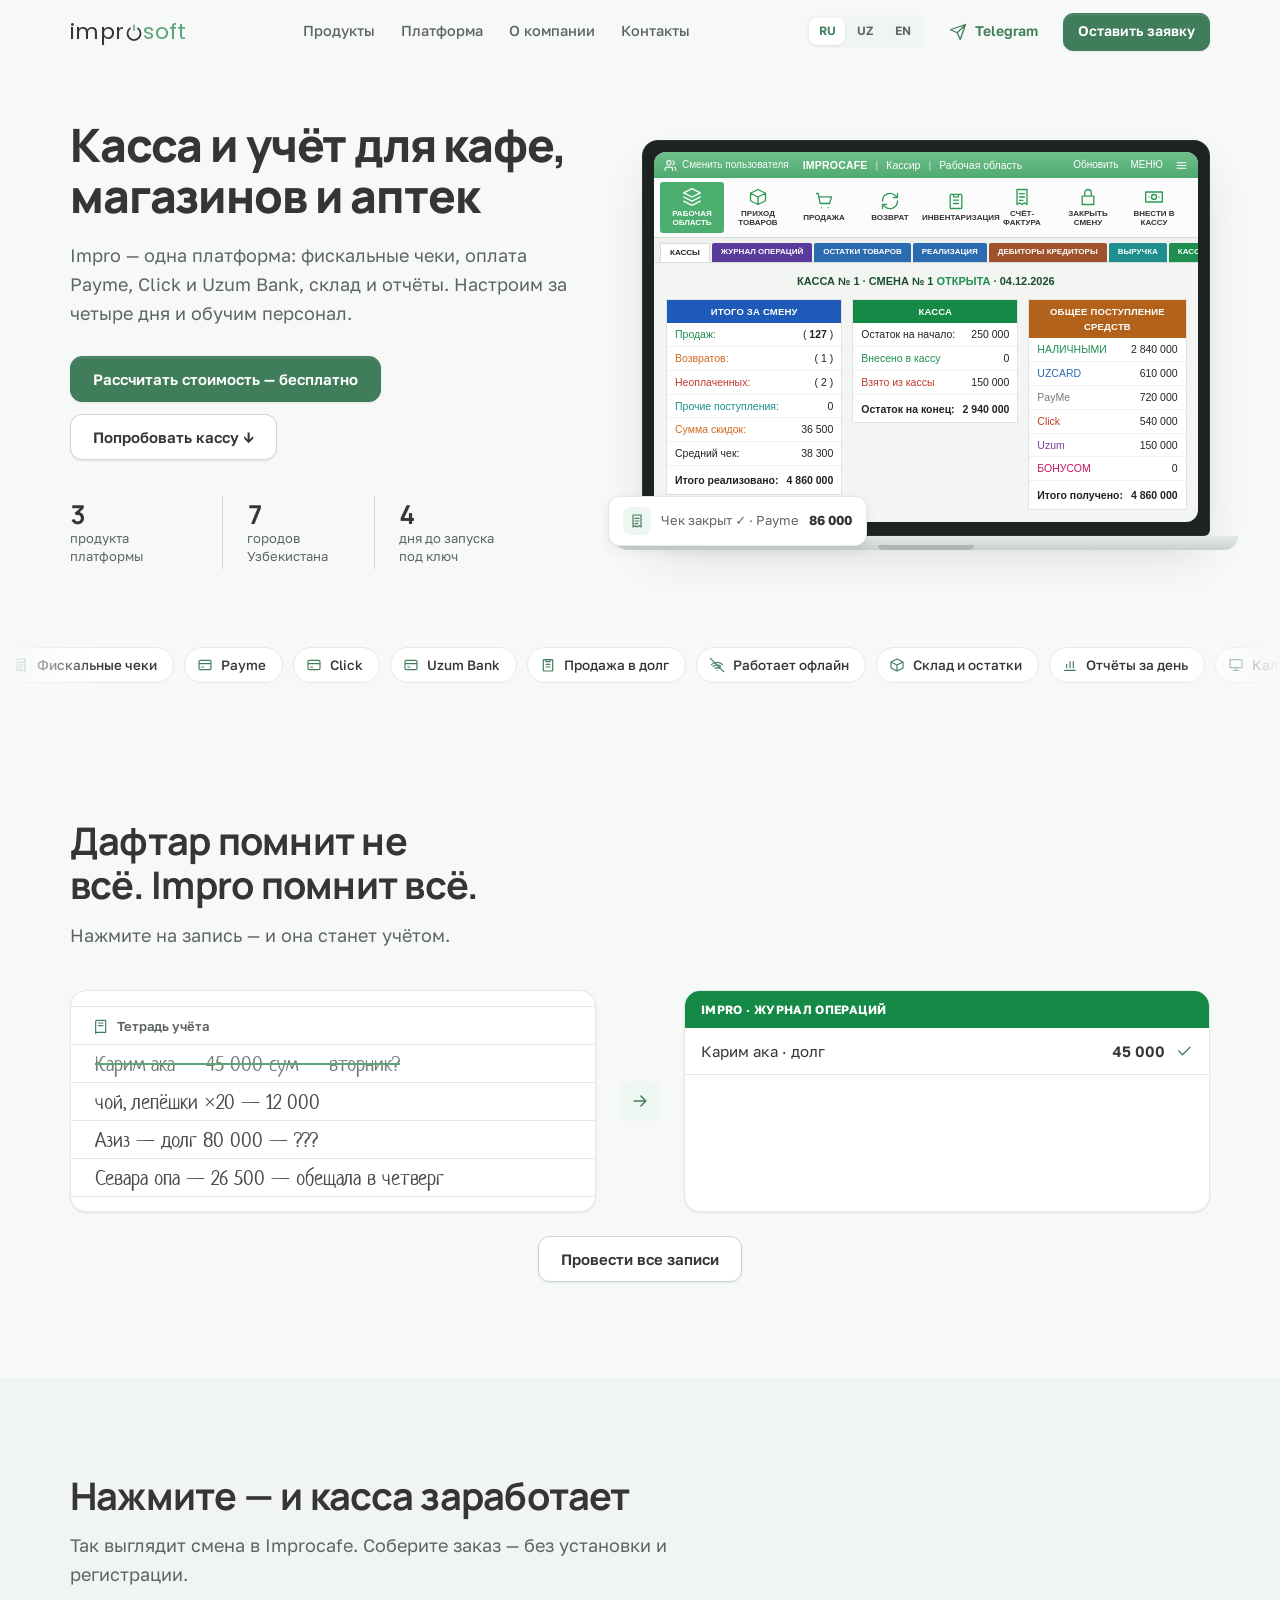
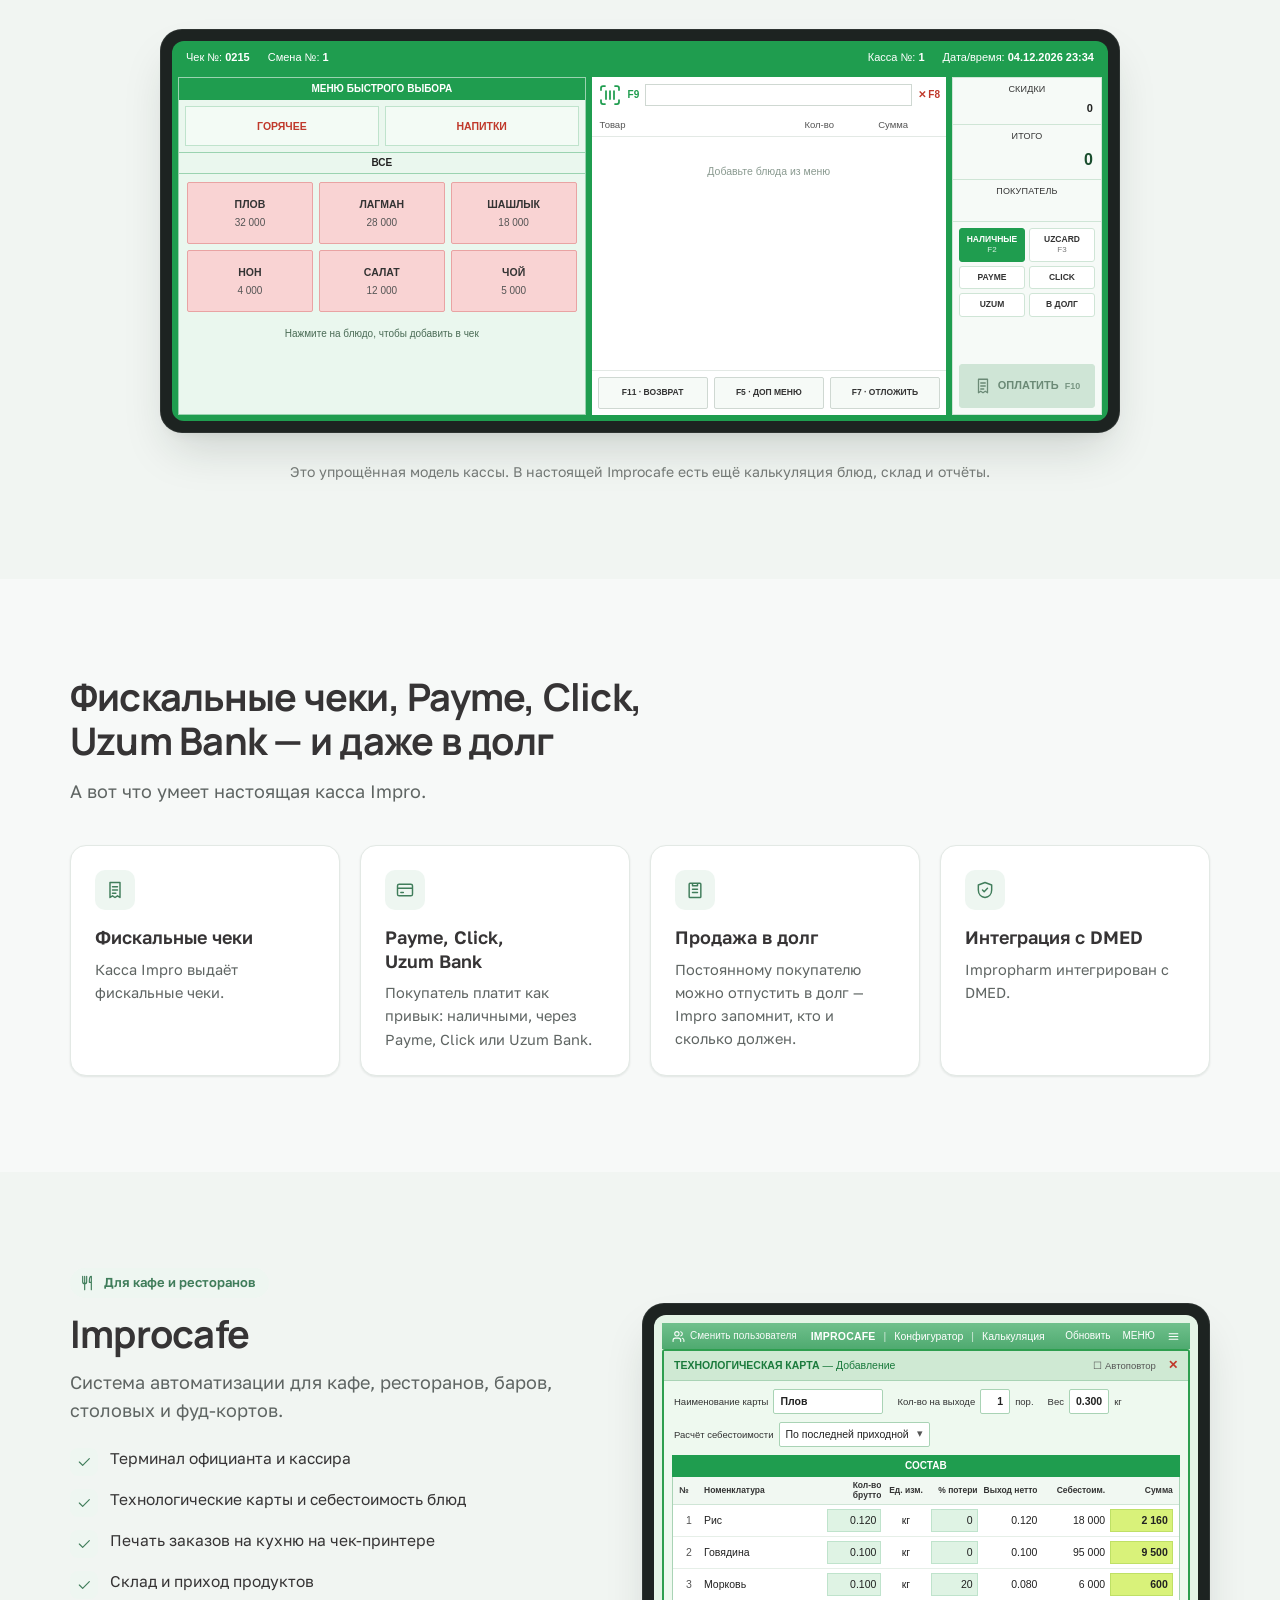
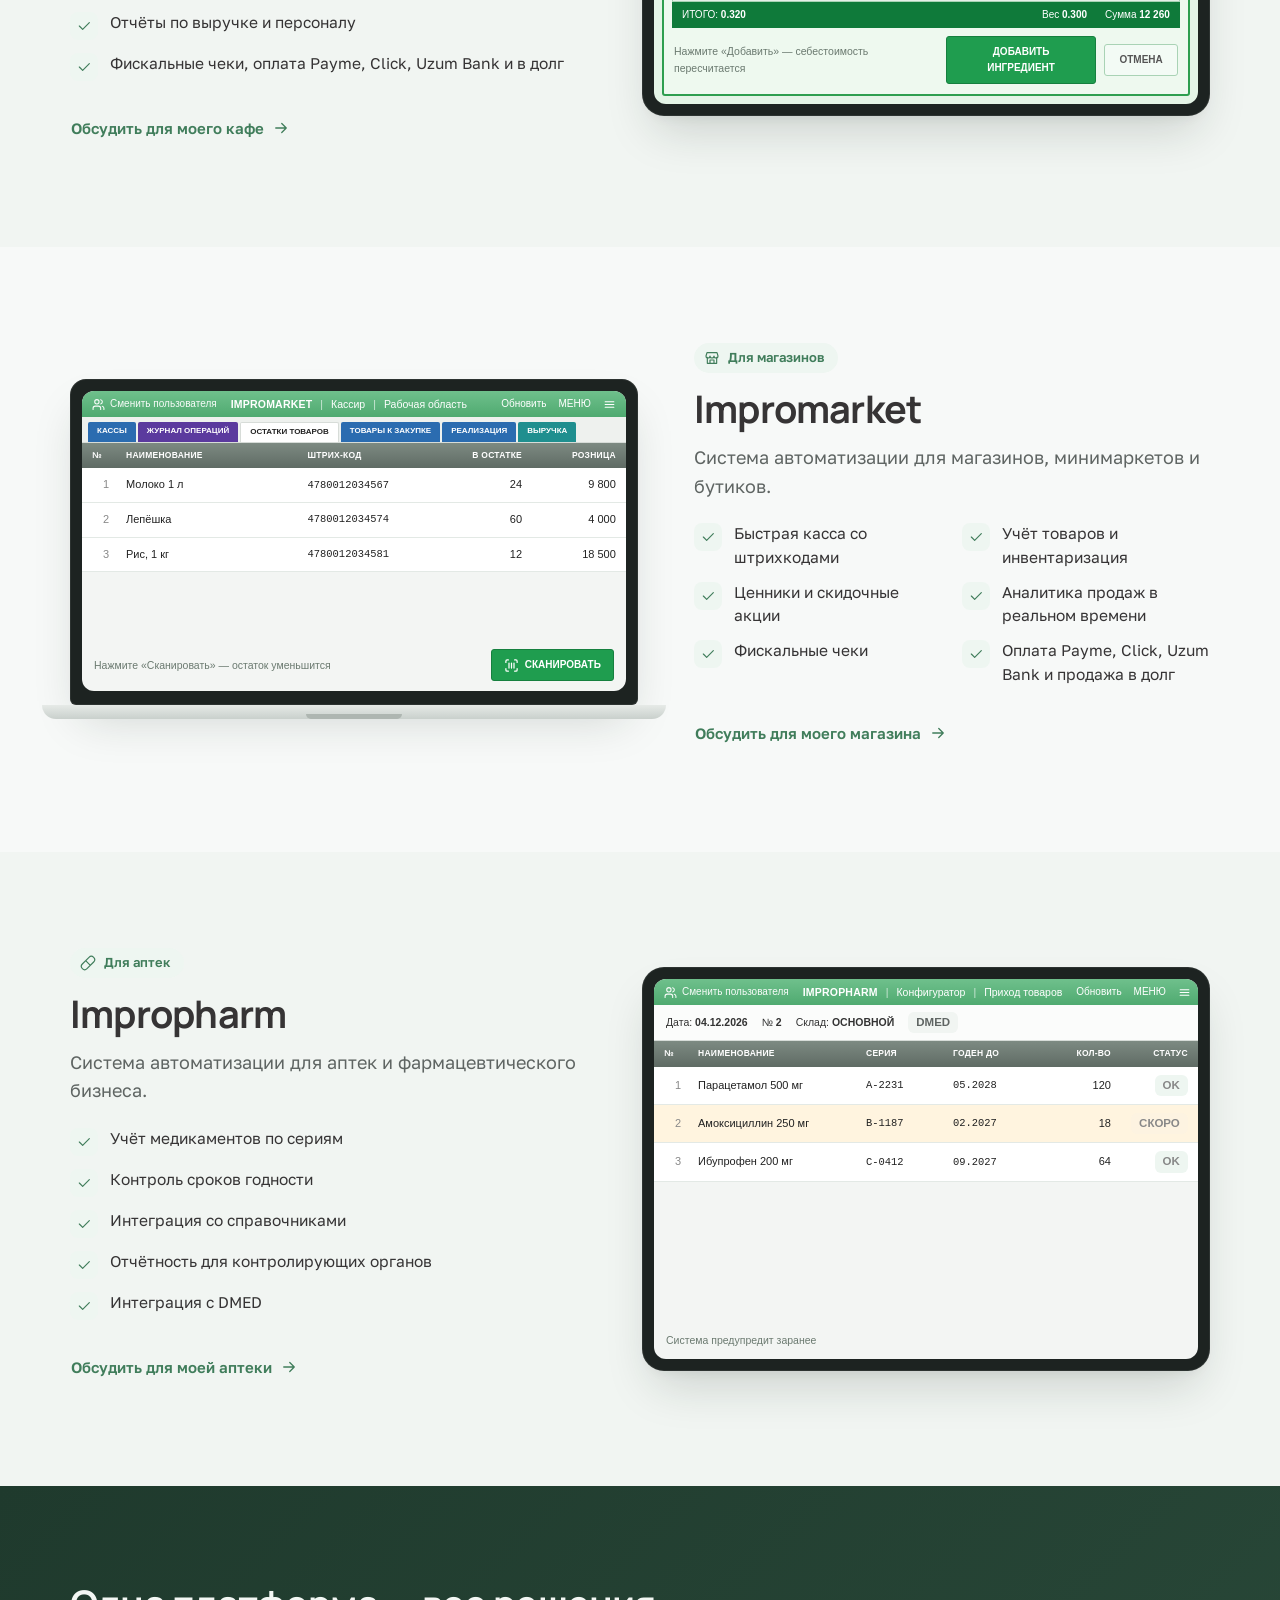
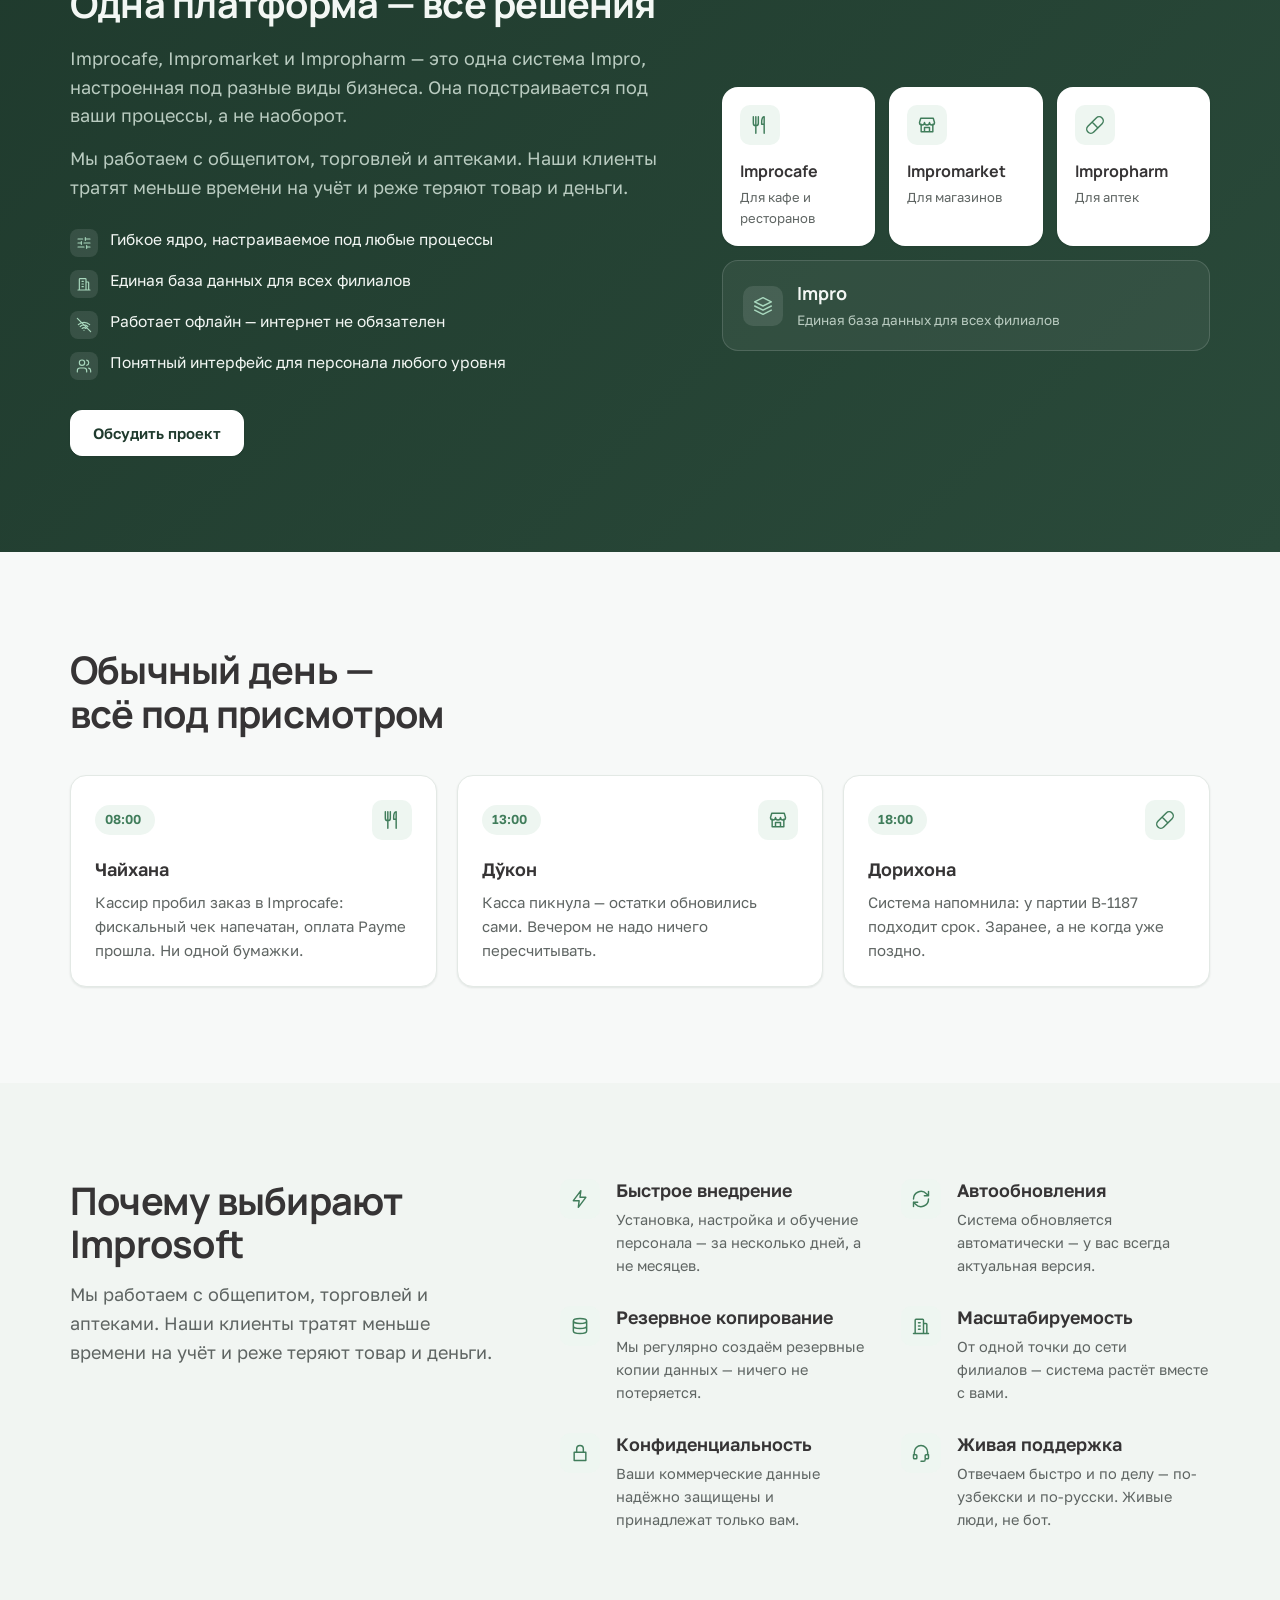
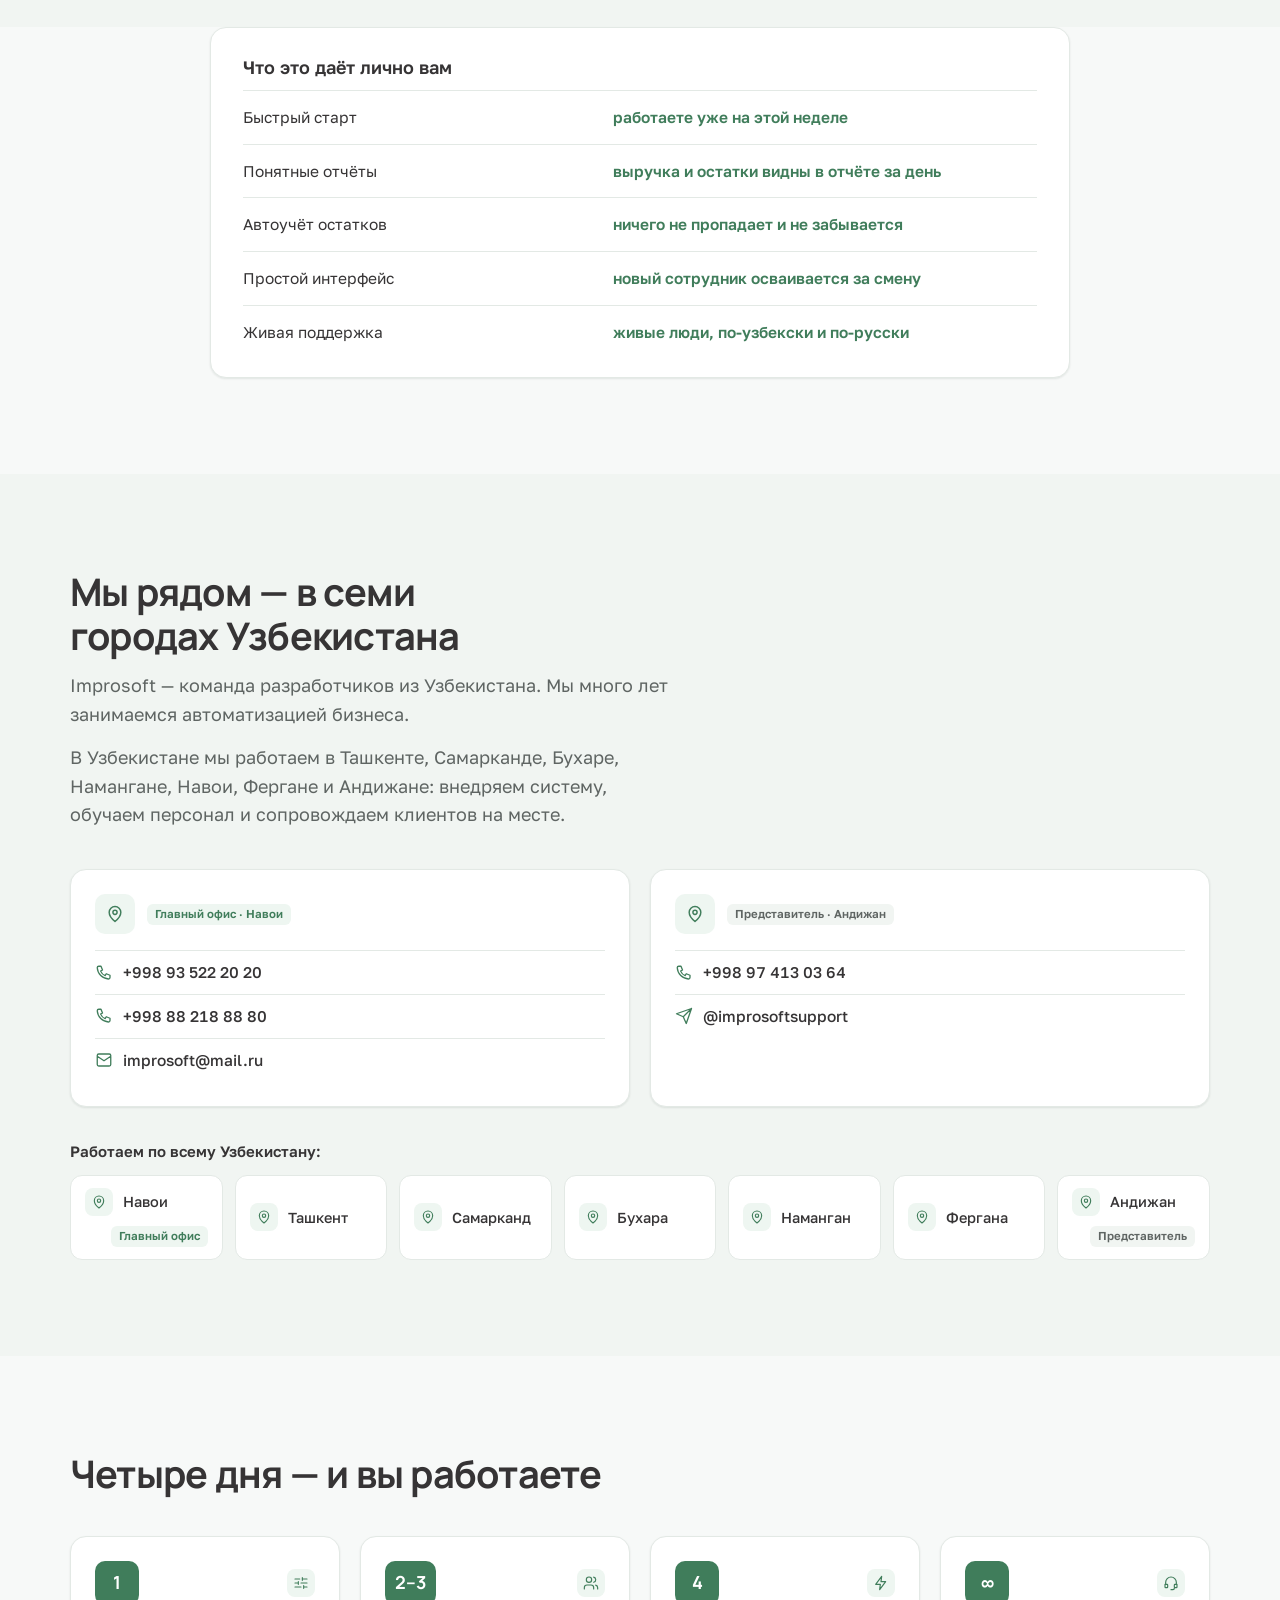
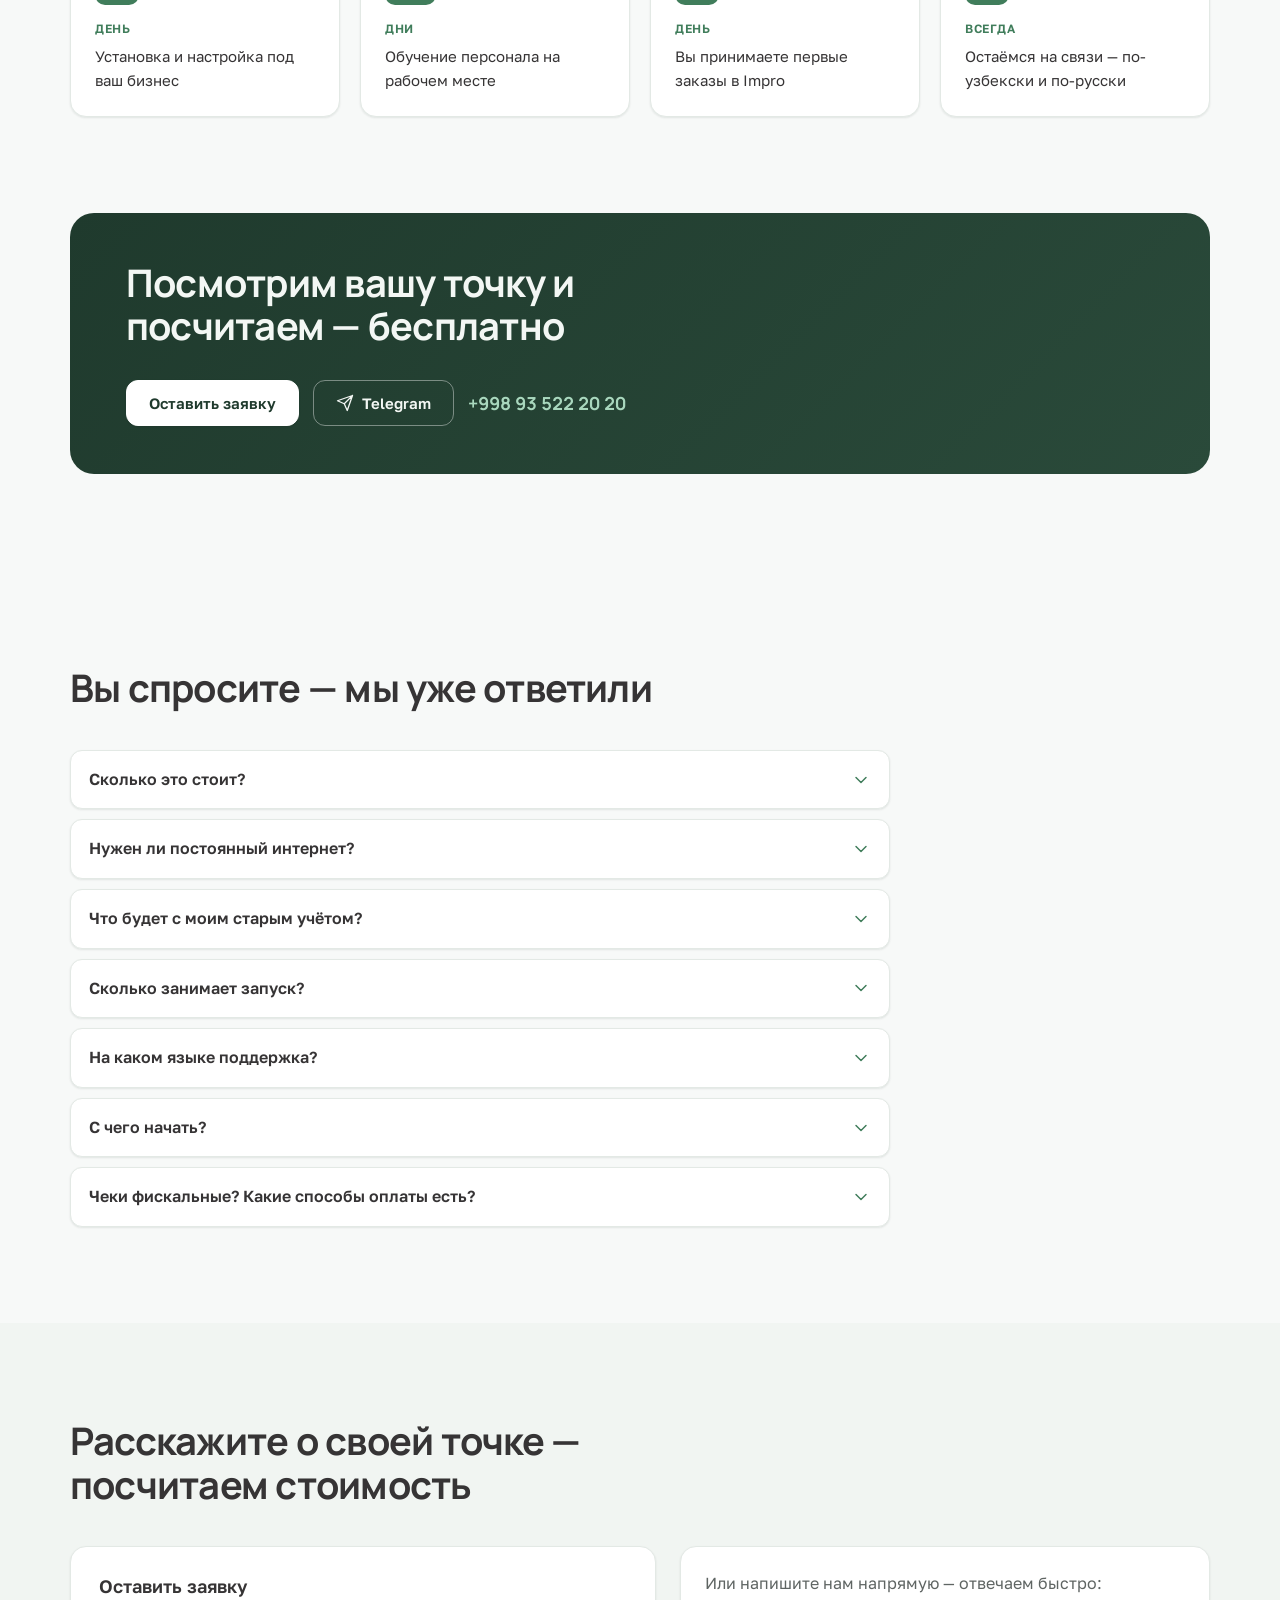
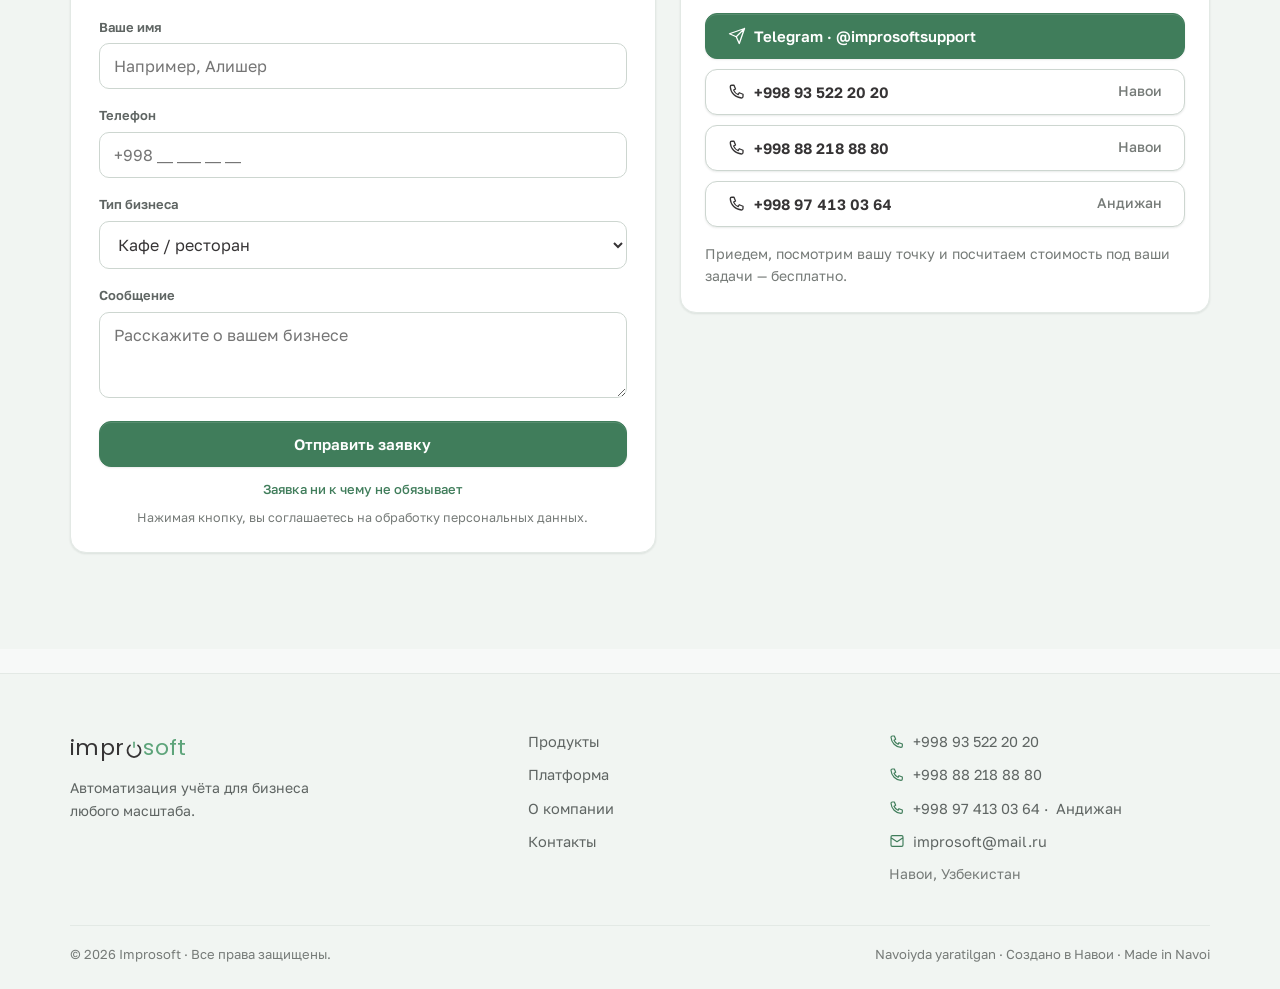
<file: index.html>
<!DOCTYPE html>
<html lang="ru">
<head>
  <meta charset="UTF-8">
  <meta name="viewport" content="width=device-width, initial-scale=1.0, viewport-fit=cover">
  <title data-i18n="meta.title">Improsoft — автоматизация бизнеса в Узбекистане</title>
  <meta name="description" data-i18n-content="meta.description" content="Improsoft — готовые решения для автоматизации кафе, магазинов и аптек в Узбекистане. Платформа Impro: касса, склад, отчёты, фискальные чеки, оплата Payme, Click, Uzum Bank. Внедрение за четыре дня.">
  <!-- TODO: перед публикацией замените improsoft.uz на рабочий домен сайта -->
  <link rel="canonical" href="https://improsoft.uz/">
  <meta property="og:type" content="website">
  <meta property="og:site_name" content="Improsoft">
  <meta property="og:locale" content="ru_RU">
  <meta property="og:title" content="Improsoft — автоматизация бизнеса в Узбекистане">
  <meta property="og:description" content="Касса и учёт для кафе, магазинов и аптек в Узбекистане. Фискальные чеки, Payme, Click, Uzum Bank, склад, отчёты. Запуск за четыре дня.">
  <meta property="og:url" content="https://improsoft.uz/">
  <meta property="og:image" content="https://improsoft.uz/assets/og-image.png">
  <meta property="og:image:width" content="1200">
  <meta property="og:image:height" content="630">
  <meta name="twitter:card" content="summary_large_image">
  <link rel="icon" type="image/svg+xml" href="assets/favicon.svg">
  <link rel="preconnect" href="https://fonts.googleapis.com">
  <link rel="preconnect" href="https://fonts.gstatic.com" crossorigin>
  <link href="https://fonts.googleapis.com/css2?family=Manrope:wght@700;800&family=Golos+Text:wght@400;500;600&family=Neucha&family=Poppins:wght@400&display=swap" rel="stylesheet">
  <link rel="stylesheet" href="css/styles.css?v=4.1.0">
</head>
<body>

  <!-- Спрайт иконок: простые UI-пиктограммы 24×24, stroke -->
  <svg width="0" height="0" style="position:absolute" aria-hidden="true">
    <symbol id="i-receipt" viewBox="0 0 24 24"><path d="M6 3h12v18l-3-2-3 2-3-2-3 2z M9 8h6 M9 12h6 M9 16h4"/></symbol>
    <symbol id="i-card" viewBox="0 0 24 24"><path d="M3 7a2 2 0 0 1 2-2h14a2 2 0 0 1 2 2v10a2 2 0 0 1-2 2H5a2 2 0 0 1-2-2z M3 10h18 M7 15h3"/></symbol>
    <symbol id="i-banknote" viewBox="0 0 24 24"><path d="M2 6h20v12H2z M12 15a3 3 0 1 0 0-6 3 3 0 0 0 0 6z M6 12h.01 M18 12h.01"/></symbol>
    <symbol id="i-list" viewBox="0 0 24 24"><path d="M9 11h6 M9 15h6 M6 4h12a1 1 0 0 1 1 1v15a1 1 0 0 1-1 1H6a1 1 0 0 1-1-1V5a1 1 0 0 1 1-1z M9 4v3h6V4"/></symbol>
    <symbol id="i-wifi-off" viewBox="0 0 24 24"><path d="M3.5 11.5a12 12 0 0 1 17 0 M6.3 14.3a8 8 0 0 1 11.4 0 M9.2 17.2a4 4 0 0 1 5.6 0 M12 20h.01 M2 2l20 20"/></symbol>
    <symbol id="i-box" viewBox="0 0 24 24"><path d="M12 3 3 7.5v9L12 21l9-4.5v-9z M3 7.5l9 4.5 9-4.5 M12 12v9"/></symbol>
    <symbol id="i-chart" viewBox="0 0 24 24"><path d="M4 20h16 M7 16v-5 M12 16V7 M17 16v-9"/></symbol>
    <symbol id="i-monitor" viewBox="0 0 24 24"><path d="M3 5a1 1 0 0 1 1-1h16a1 1 0 0 1 1 1v10a1 1 0 0 1-1 1H4a1 1 0 0 1-1-1z M8 20h8 M12 16v4"/></symbol>
    <symbol id="i-scan" viewBox="0 0 24 24"><path d="M3 7V5a2 2 0 0 1 2-2h2 M17 3h2a2 2 0 0 1 2 2v2 M21 17v2a2 2 0 0 1-2 2h-2 M7 21H5a2 2 0 0 1-2-2v-2 M8 8v8 M12 8v8 M16 8v8"/></symbol>
    <symbol id="i-calendar" viewBox="0 0 24 24"><path d="M3 6a2 2 0 0 1 2-2h14a2 2 0 0 1 2 2v13a2 2 0 0 1-2 2H5a2 2 0 0 1-2-2z M3 10h18 M8 2v4 M16 2v4"/></symbol>
    <symbol id="i-shield" viewBox="0 0 24 24"><path d="M12 3 4 6v6c0 5 3.5 8.5 8 9 4.5-.5 8-4 8-9V6z M9 12l2 2 4-4"/></symbol>
    <symbol id="i-zap" viewBox="0 0 24 24"><path d="M13 2 4 14h7l-1 8 9-12h-7z"/></symbol>
    <symbol id="i-headset" viewBox="0 0 24 24"><path d="M4 14v-3a8 8 0 0 1 16 0v3 M3 14h3a1 1 0 0 1 1 1v3a1 1 0 0 1-1 1H4a1 1 0 0 1-1-1z M21 14h-3a1 1 0 0 0-1 1v3a1 1 0 0 0 1 1h2a1 1 0 0 0 1-1z M17 19v1a2 2 0 0 1-2 2h-3"/></symbol>
    <symbol id="i-refresh" viewBox="0 0 24 24"><path d="M21 12a9 9 0 0 1-15.5 6.3L3 16 M3 12a9 9 0 0 1 15.5-6.3L21 8 M21 3v5h-5 M3 21v-5h5"/></symbol>
    <symbol id="i-database" viewBox="0 0 24 24"><path d="M12 3c4.4 0 8 1.3 8 3s-3.6 3-8 3-8-1.3-8-3 3.6-3 8-3z M4 6v12c0 1.7 3.6 3 8 3s8-1.3 8-3V6 M4 12c0 1.7 3.6 3 8 3s8-1.3 8-3"/></symbol>
    <symbol id="i-building" viewBox="0 0 24 24"><path d="M3 21h18 M5 21V5a1 1 0 0 1 1-1h8a1 1 0 0 1 1 1v16 M15 9h3a1 1 0 0 1 1 1v11 M9 8h2 M9 12h2 M9 16h2"/></symbol>
    <symbol id="i-lock" viewBox="0 0 24 24"><path d="M5 11h14v10H5z M8 11V7a4 4 0 0 1 8 0v4"/></symbol>
    <symbol id="i-pin" viewBox="0 0 24 24"><path d="M12 21s-7-5.5-7-11a7 7 0 0 1 14 0c0 5.5-7 11-7 11z M12 12.5a2.5 2.5 0 1 0 0-5 2.5 2.5 0 0 0 0 5z"/></symbol>
    <symbol id="i-phone" viewBox="0 0 24 24"><path d="M5 3h3l2 5-2.5 1.5a11 11 0 0 0 6 6L15 13l5 2v3a2 2 0 0 1-2 2A16 16 0 0 1 3 5a2 2 0 0 1 2-2z"/></symbol>
    <symbol id="i-mail" viewBox="0 0 24 24"><path d="M3 6a2 2 0 0 1 2-2h14a2 2 0 0 1 2 2v12a2 2 0 0 1-2 2H5a2 2 0 0 1-2-2z M3 7l9 6 9-6"/></symbol>
    <symbol id="i-send" viewBox="0 0 24 24"><path d="M22 2 11 13 M22 2l-7 20-4-9-9-4z"/></symbol>
    <symbol id="i-utensils" viewBox="0 0 24 24"><path d="M4 2v8a3 3 0 0 0 6 0V2 M7 2v20 M17 2c-2 0-3 3-3 7v2h3v11 M17 2v9"/></symbol>
    <symbol id="i-store" viewBox="0 0 24 24"><path d="M3 9l1.5-5h15L21 9 M3 9a3 3 0 0 0 6 0 3 3 0 0 0 6 0 3 3 0 0 0 6 0 M5 11v9h14v-9 M9 20v-5h6v5"/></symbol>
    <symbol id="i-pill" viewBox="0 0 24 24"><path d="M10.5 20.5 20.5 10.5a4.95 4.95 0 0 0-7-7l-10 10a4.95 4.95 0 0 0 7 7z M8.5 8.5l7 7"/></symbol>
    <symbol id="i-layers" viewBox="0 0 24 24"><path d="M12 2 2 7l10 5 10-5z M2 12l10 5 10-5 M2 17l10 5 10-5"/></symbol>
    <symbol id="i-users" viewBox="0 0 24 24"><path d="M16 21v-2a4 4 0 0 0-4-4H6a4 4 0 0 0-4 4v2 M9 11a4 4 0 1 0 0-8 4 4 0 0 0 0 8z M22 21v-2a4 4 0 0 0-3-3.9 M16 3.1a4 4 0 0 1 0 7.8"/></symbol>
    <symbol id="i-sliders" viewBox="0 0 24 24"><path d="M21 6h-7 M10 6H3 M21 12h-9 M8 12H3 M21 18h-5 M12 18H3 M14 4v4 M8 10v4 M16 16v4"/></symbol>
    <symbol id="i-check" viewBox="0 0 24 24"><path d="M5 12l5 5L20 7"/></symbol>
    <symbol id="i-arrow" viewBox="0 0 24 24"><path d="M5 12h14 M13 6l6 6-6 6"/></symbol>
    <symbol id="i-chevron" viewBox="0 0 24 24"><path d="M6 9l6 6 6-6"/></symbol>
    <symbol id="i-trash" viewBox="0 0 24 24"><path d="M3 6h18 M8 6V4h8v2 M19 6l-1 14H6L5 6 M10 11v6 M14 11v6"/></symbol>
    <symbol id="i-clock" viewBox="0 0 24 24"><path d="M12 21a9 9 0 1 0 0-18 9 9 0 0 0 0 18z M12 7v5l3 2"/></symbol>
    <symbol id="i-cart" viewBox="0 0 24 24"><path d="M3 3h2l2.4 12h11.2L21 7H6 M9 20h.01 M17 20h.01"/></symbol>
    <symbol id="i-menu" viewBox="0 0 24 24"><path d="M4 7h16 M4 12h16 M4 17h16"/></symbol>
    <symbol id="i-book" viewBox="0 0 24 24"><path d="M4 4a2 2 0 0 1 2-2h13v18H6a2 2 0 0 0-2 2z M4 20V4 M8 6h7 M8 10h7"/></symbol>
  </svg>

  <!-- ===== Шапка ===== -->
  <header class="topbar" id="topbar">
    <div class="frame topbar__inner">
      <a href="#" class="wordmark" aria-label="Improsoft — на главную">impr<svg class="wordmark__o" viewBox="0 0 36 36" aria-hidden="true"><path d="M 10 9.8 A 13 13 0 1 0 26 9.8" fill="none"/><rect x="16.4" y="2" width="3.2" height="13" rx="1.6"/></svg><span>soft</span></a>
      <nav class="topbar__nav" aria-label="Основная навигация" data-i18n-aria-label="a11y.mainNav">
        <a href="#cafe" data-i18n="nav.products">Продукты</a>
        <a href="#platform" data-i18n="nav.platform">Платформа</a>
        <a href="#route" data-i18n="nav.about">О компании</a>
        <a href="#zayavka" data-i18n="nav.contacts">Контакты</a>
      </nav>
      <div class="topbar__actions">
        <div class="lang" role="group" aria-label="Выбор языка" data-i18n-aria-label="a11y.langSwitcher">
          <button class="lang__btn" data-lang="ru" lang="ru" aria-label="RU · Русский" type="button" aria-pressed="true">RU</button>
          <button class="lang__btn" data-lang="uz" lang="uz" aria-label="UZ · Oʻzbekcha" type="button" aria-pressed="false">UZ</button>
          <button class="lang__btn" data-lang="en" lang="en" aria-label="EN · English" type="button" aria-pressed="false">EN</button>
        </div>
        <a class="btn btn--ghost btn--sm topbar__tg" href="https://t.me/improsoftsupport" target="_blank" rel="noopener"><svg class="ico" aria-hidden="true"><use href="#i-send"/></svg>Telegram</a>
        <a class="btn btn--sm topbar__cta" href="#zayavka" data-i18n="ctaband.button">Оставить заявку</a>
      </div>
    </div>
  </header>

  <main>
    <!-- ===== 1. Первый экран: текст + рабочая область программы в ноутбуке ===== -->
    <section class="hero" id="hero">
      <div class="frame hero__grid">
        <div class="hero__text" data-reveal="stagger">
          <h1 class="h1 hero__title" data-i18n="hero2.title">Касса и учёт для кафе, магазинов и аптек</h1>
          <p class="hero__sub" data-i18n="hero2.sub">Impro — одна платформа: фискальные чеки, оплата Payme, Click и Uzum Bank, склад и отчёты. Настроим за четыре дня и обучим персонал.</p>
          <div class="hero__cta">
            <a href="#zayavka" class="btn" data-i18n="hero2.cta1">Рассчитать стоимость — бесплатно</a>
            <a href="#try" class="btn btn--secondary" data-i18n="hero2.cta2">Попробовать кассу ↓</a>
          </div>
          <ul class="hero__stats">
            <li><b class="num" data-count="3">3</b><span data-i18n="hero.stat1">продукта платформы</span></li>
            <li><b class="num" data-count="7">7</b><span data-i18n="hero.stat2">городов Узбекистана</span></li>
            <li><b class="num" data-count="4">4</b><span data-i18n="hero.stat3">дня до запуска под ключ</span></li>
          </ul>
        </div>
        <div class="hero__visual" data-reveal="up">
          <div class="device device--laptop" data-tilt="3">
            <!-- экран настоящей программы Impro: рабочая область «Кассы» (интерфейс программы — на русском) -->
            <div class="device__screen app" id="heroDash" lang="ru" aria-hidden="true">
              <div class="app__title">
                <span class="app__user"><svg class="ico"><use href="#i-users"/></svg>Сменить пользователя</span>
                <span class="app__crumbs"><b>IMPROCAFE</b><i>|</i>Кассир<i>|</i>Рабочая область</span>
                <span class="app__sys"><span>Обновить</span><span>МЕНЮ</span><svg class="ico"><use href="#i-menu"/></svg></span>
              </div>
              <div class="app__toolbar">
                <span class="app__tool app__tool--active"><svg class="ico"><use href="#i-layers"/></svg><span>Рабочая область</span></span>
                <span class="app__tool"><svg class="ico"><use href="#i-box"/></svg><span>Приход товаров</span></span>
                <span class="app__tool"><svg class="ico"><use href="#i-cart"/></svg><span>Продажа</span></span>
                <span class="app__tool"><svg class="ico"><use href="#i-refresh"/></svg><span>Возврат</span></span>
                <span class="app__tool"><svg class="ico"><use href="#i-list"/></svg><span>Инвентаризация</span></span>
                <span class="app__tool"><svg class="ico"><use href="#i-receipt"/></svg><span>Счёт-фактура</span></span>
                <span class="app__tool"><svg class="ico"><use href="#i-lock"/></svg><span>Закрыть смену</span></span>
                <span class="app__tool"><svg class="ico"><use href="#i-banknote"/></svg><span>Внести в кассу</span></span>
                <span class="app__tool"><svg class="ico"><use href="#i-chart"/></svg><span>Отчёты</span></span>
                <span class="app__tool"><svg class="ico"><use href="#i-database"/></svg><span>Справочники</span></span>
              </div>
              <div class="app__tabs">
                <span class="app__tab app__tab--active">Кассы</span>
                <span class="app__tab app__tab--purple">Журнал операций</span>
                <span class="app__tab">Остатки товаров</span>
                <span class="app__tab">Реализация</span>
                <span class="app__tab app__tab--brown">Дебиторы кредиторы</span>
                <span class="app__tab app__tab--teal">Выручка</span>
                <span class="app__tab app__tab--green">Касса за период</span>
                <span class="app__tab app__tab--green">Движение средств</span>
              </div>
              <div class="app__body">
                <p class="app__caption">КАССА № 1 · СМЕНА № 1 <span class="ok">ОТКРЫТА</span> · <span data-date>08.11.2026</span></p>
                <div class="app__tables">
                  <div class="atbl">
                    <p class="atbl__head atbl__head--blue">Итого за смену</p>
                    <div class="atbl__row c-green"><span>Продаж:</span><span>( <b data-count="127">127</b> )</span></div>
                    <div class="atbl__row c-orange"><span>Возвратов:</span><span>( 1 )</span></div>
                    <div class="atbl__row c-red"><span>Неоплаченных:</span><span>( 2 )</span></div>
                    <div class="atbl__row c-teal"><span>Прочие поступления:</span><span>0</span></div>
                    <div class="atbl__row c-orange"><span>Сумма скидок:</span><span>36 500</span></div>
                    <div class="atbl__row"><span>Средний чек:</span><span data-count="38300" data-fmt="sum">38 300</span></div>
                    <div class="atbl__foot"><span>Итого реализовано:</span><span data-count="4860000" data-fmt="sum">4 860 000</span></div>
                  </div>
                  <div class="atbl">
                    <p class="atbl__head atbl__head--green">Касса</p>
                    <div class="atbl__row"><span>Остаток на начало:</span><span>250 000</span></div>
                    <div class="atbl__row c-green"><span>Внесено в кассу</span><span>0</span></div>
                    <div class="atbl__row c-red"><span>Взято из кассы</span><span>150 000</span></div>
                    <div class="atbl__foot"><span>Остаток на конец:</span><span data-count="2940000" data-fmt="sum">2 940 000</span></div>
                  </div>
                  <div class="atbl">
                    <p class="atbl__head atbl__head--brown">Общее поступление средств</p>
                    <div class="atbl__row c-green"><span>НАЛИЧНЫМИ</span><span>2 840 000</span></div>
                    <div class="atbl__row c-blue"><span>UZCARD</span><span>610 000</span></div>
                    <div class="atbl__row c-gray"><span>PayMe</span><span>720 000</span></div>
                    <div class="atbl__row c-red"><span>Click</span><span>540 000</span></div>
                    <div class="atbl__row c-purple"><span>Uzum</span><span>150 000</span></div>
                    <div class="atbl__row c-magenta"><span>БОНУСОМ</span><span>0</span></div>
                    <div class="atbl__foot"><span>Итого получено:</span><span data-count="4860000" data-fmt="sum">4 860 000</span></div>
                  </div>
                </div>
              </div>
            </div>
          </div>
          <div class="float" aria-hidden="true"><span class="tile tile--sm"><svg class="ico"><use href="#i-receipt"/></svg></span><span><span data-i18n="try.paid">Чек закрыт ✓</span> · Payme</span><b class="num">86 000</b></div>
        </div>
      </div>
    </section>

    <!-- ===== Лента возможностей ===== -->
    <div class="tape" data-live aria-label="Возможности Impro" data-i18n-aria-label="tape.label">
      <div class="tape__belt" id="tapeBelt">
        <ul class="tape__list">
          <li class="chip chip--ghost"><svg class="ico" aria-hidden="true"><use href="#i-receipt"/></svg><span data-i18n="tape.i1">Фискальные чеки</span></li>
          <li class="chip chip--ghost"><svg class="ico" aria-hidden="true"><use href="#i-card"/></svg><span data-i18n="tape.i2">Payme</span></li>
          <li class="chip chip--ghost"><svg class="ico" aria-hidden="true"><use href="#i-card"/></svg><span data-i18n="tape.i3">Click</span></li>
          <li class="chip chip--ghost"><svg class="ico" aria-hidden="true"><use href="#i-card"/></svg><span data-i18n="tape.i4">Uzum Bank</span></li>
          <li class="chip chip--ghost"><svg class="ico" aria-hidden="true"><use href="#i-list"/></svg><span data-i18n="tape.i5">Продажа в долг</span></li>
          <li class="chip chip--ghost"><svg class="ico" aria-hidden="true"><use href="#i-wifi-off"/></svg><span data-i18n="tape.i6">Работает офлайн</span></li>
          <li class="chip chip--ghost"><svg class="ico" aria-hidden="true"><use href="#i-box"/></svg><span data-i18n="tape.i7">Склад и остатки</span></li>
          <li class="chip chip--ghost"><svg class="ico" aria-hidden="true"><use href="#i-chart"/></svg><span data-i18n="tape.i8">Отчёты за день</span></li>
          <li class="chip chip--ghost"><svg class="ico" aria-hidden="true"><use href="#i-monitor"/></svg><span data-i18n="tape.i9">Калькуляция блюд</span></li>
          <li class="chip chip--ghost"><svg class="ico" aria-hidden="true"><use href="#i-shield"/></svg><span data-i18n="tape.i10">DMED для аптек</span></li>
          <li class="chip chip--ghost"><svg class="ico" aria-hidden="true"><use href="#i-zap"/></svg><span data-i18n="tape.i11">Запуск за 4 дня</span></li>
          <li class="chip chip--ghost"><svg class="ico" aria-hidden="true"><use href="#i-headset"/></svg><span data-i18n="tape.i12">Поддержка по-узбекски и по-русски</span></li>
        </ul>
      </div>
    </div>

    <!-- ===== 2. Учёт вместо тетради ===== -->
    <section class="section daftar" id="daftar">
      <div class="frame">
        <div class="section-head" data-reveal="stagger">
          <h2 class="h2" data-i18n="daftar.title">Дафтар помнит не всё. Impro помнит всё.</h2>
          <p class="lead" data-i18n="daftar.sub">Нажмите на запись — и она станет учётом.</p>
        </div>
        <div class="daftar__board" data-reveal="up">
          <div class="card paper" id="daftarPaper" aria-live="polite">
            <p class="paper__head"><svg class="ico" aria-hidden="true"><use href="#i-book"/></svg><span data-i18n="daftar.paperNote">Тетрадь учёта</span></p>
            <button class="dentry" type="button" data-row="0"><span class="dentry__hand" data-i18n="daftar.e1">Карим ака — 45 000 сум — вторник?</span></button>
            <button class="dentry" type="button" data-row="1"><span class="dentry__hand" data-i18n="daftar.e2">чой, лепёшки ×20 — 12 000</span></button>
            <button class="dentry" type="button" data-row="2"><span class="dentry__hand" data-i18n="daftar.e3">Азиз — долг 80 000 — ???</span></button>
            <button class="dentry" type="button" data-row="3"><span class="dentry__hand" data-i18n="daftar.e4">Севара опа — 26 500 — обещала в четверг</span></button>
            <p class="daftar__papernote" hidden></p>
          </div>
          <div class="daftar__arrow" aria-hidden="true"><span class="tile"><svg class="ico"><use href="#i-arrow"/></svg></span></div>
          <div class="card ledger daftar__ledger" aria-live="polite">
            <p class="ledger__head" data-i18n="daftar.ledgerHead">Impro · Журнал операций</p>
            <p class="ledger__empty" id="daftarEmpty" data-i18n="daftar.empty">Записи появятся здесь</p>
            <div class="lrow" data-row="0" hidden><span class="lrow__name" data-i18n="daftar.l1">Карим ака · долг</span><span class="lrow__sum num">45 000</span><span class="lrow__tick" aria-hidden="true"><svg class="ico"><use href="#i-check"/></svg></span></div>
            <div class="lrow" data-row="1" hidden><span class="lrow__name" data-i18n="daftar.l2">Чай, лепёшки ×20</span><span class="lrow__sum num">12 000</span><span class="lrow__tick" aria-hidden="true"><svg class="ico"><use href="#i-check"/></svg></span></div>
            <div class="lrow" data-row="2" hidden><span class="lrow__name" data-i18n="daftar.l3">Азиз · долг + срок</span><span class="lrow__sum num">80 000</span><span class="lrow__tick" aria-hidden="true"><svg class="ico"><use href="#i-check"/></svg></span></div>
            <div class="lrow" data-row="3" hidden><span class="lrow__name" data-i18n="daftar.l4">Севара опа · до четверга</span><span class="lrow__sum num">26 500</span><span class="lrow__tick" aria-hidden="true"><svg class="ico"><use href="#i-check"/></svg></span></div>
            <div class="lrow lrow--total" id="daftarTotal" hidden><span class="lrow__name" data-i18n="daftar.total">ИТОГО · ничего не забыто</span><span class="lrow__sum num">163 500</span></div>
            <p class="badge badge--ok ledger__done" id="daftarStamp" data-i18n="daftar.stamp" hidden>Все записи проведены ✓</p>
          </div>
        </div>
        <div class="daftar__actions" data-reveal="up"><button class="btn btn--secondary" id="daftarAll" type="button" data-i18n="daftar.all">Провести все записи</button></div>
      </div>
    </section>

    <!-- ===== 3. Касса: экран продажи настоящей программы ===== -->
    <section class="section section--tint try" id="try">
      <div class="frame">
        <div class="section-head" data-reveal="stagger">
          <h2 class="h2" data-i18n="try.title">Нажмите — и касса заработает</h2>
          <p class="lead" data-i18n="try.sub">Так выглядит смена в Improcafe. Соберите заказ — без установки и регистрации.</p>
        </div>
        <div class="device device--tablet try__device" data-tilt="3" data-reveal="up">
          <div class="device__screen pos sale" lang="ru">
            <div class="sale__strip">
              <span>Чек №: <b class="num" id="posNo">0215</b></span>
              <span>Смена №: <b>1</b></span>
              <span class="sale__spacer"></span>
              <span>Касса №: <b>1</b></span>
              <span>Дата/время: <b data-date>08.11.2026</b> <b data-clock>12:47</b></span>
            </div>
            <div class="sale__menu">
              <p class="sale__bar">Меню быстрого выбора</p>
              <div class="sale__groups"><span class="sale__group">Горячее</span><span class="sale__group">Напитки</span></div>
              <p class="sale__all">ВСЕ</p>
              <div class="pos__items">
                <button class="pos__item" type="button" data-name="i1" data-price="32000"><span data-i18n="try.i1">Плов</span><b class="num">32 000</b></button>
                <button class="pos__item" type="button" data-name="i2" data-price="28000"><span data-i18n="try.i2">Лагман</span><b class="num">28 000</b></button>
                <button class="pos__item" type="button" data-name="i3" data-price="18000"><span data-i18n="try.i3">Шашлык</span><b class="num">18 000</b></button>
                <button class="pos__item" type="button" data-name="i4" data-price="4000"><span data-i18n="try.i4">Нон</span><b class="num">4 000</b></button>
                <button class="pos__item" type="button" data-name="i5" data-price="12000"><span data-i18n="try.i5">Салат</span><b class="num">12 000</b></button>
                <button class="pos__item" type="button" data-name="i6" data-price="5000"><span data-i18n="try.i6">Чой</span><b class="num">5 000</b></button>
              </div>
              <p class="pos__hint" data-i18n="try.hint">Нажмите на блюдо, чтобы добавить в чек</p>
            </div>
            <aside class="sale__receipt posreceipt">
              <div class="sale__search"><svg class="ico sale__ico" aria-hidden="true"><use href="#i-scan"/></svg><span>F9</span><i></i><span class="sale__x">✕ F8</span></div>
              <div class="sale__cols"><span>Товар</span><span>Кол-во</span><span>Сумма</span><span></span></div>
              <p class="cart__empty" id="posEmpty" data-i18n="try.empty">Добавьте блюда из меню</p>
              <div class="cart__rows" id="posRows"></div>
              <div role="status">
                <p class="cart__done" id="posDone" hidden><span data-i18n="try.paid">Чек закрыт ✓</span> · <span id="posMethod">Наличные</span> · <span data-i18n="try.shiftRevenue">Продажи за смену:</span> <b id="posRevenue">0</b> <span data-i18n="try.sum">сум</span> · <span data-i18n="try.receipts">чеков</span>: <span id="posCount">0</span></p>
              </div>
              <div class="sale__fkeys"><span>F11 · Возврат</span><span>F5 · Доп меню</span><span>F7 · Отложить</span></div>
            </aside>
            <aside class="sale__side">
              <p class="sale__label">Скидки</p>
              <p class="sale__val num">0</p>
              <p class="sale__label" data-i18n="try.total">Итого</p>
              <p class="sale__val sale__val--big num" id="posTotal" aria-live="polite" aria-atomic="true">0</p>
              <p class="sale__label">Покупатель</p>
              <p class="sale__val"></p>
              <div class="sale__pay" role="group" aria-label="Способ оплаты" data-i18n-aria-label="try.methodLabel">
                <button type="button" class="pmethod" data-method="cash" aria-pressed="true"><span data-i18n="try.mCash">Наличные</span><small>F2</small></button>
                <button type="button" class="pmethod" data-method="uzcard" aria-pressed="false"><span>UZCARD</span><small>F3</small></button>
                <button type="button" class="pmethod" data-method="payme" aria-pressed="false"><span>PayMe</span></button>
                <button type="button" class="pmethod" data-method="click" aria-pressed="false"><span>Click</span></button>
                <button type="button" class="pmethod" data-method="uzum" aria-pressed="false"><span>Uzum</span></button>
                <button type="button" class="pmethod" data-method="debt" aria-pressed="false"><span data-i18n="try.mDebt">В долг</span></button>
              </div>
              <div class="sale__actions">
                <button class="sale__big" id="posPay" type="button" disabled><svg class="ico" aria-hidden="true"><use href="#i-receipt"/></svg><span data-i18n="try.pay">Оплатить</span><small>F10</small></button>
                <button class="sale__small" id="posClear" type="button" hidden><span data-i18n="try.clear">Очистить</span><small>F8</small></button>
              </div>
            </aside>
          </div>
        </div>
        <p class="try__note" data-i18n="try.note">Это упрощённая модель кассы. В настоящей Improcafe есть ещё калькуляция блюд, склад и отчёты.</p>
      </div>
    </section>

    <!-- ===== 4. Что умеет настоящая касса ===== -->
    <section class="section rules" id="rules">
      <div class="frame">
        <div class="section-head" data-reveal="stagger">
          <h2 class="h2" data-i18n="rules.title">Фискальные чеки, Payme, Click, Uzum Bank — и даже в долг</h2>
          <p class="lead" data-i18n="rules.sub">А вот что умеет настоящая касса Impro.</p>
        </div>
        <div class="cards cards--4" data-reveal="stagger">
          <article class="card card--hover feature">
            <span class="tile"><svg class="ico" aria-hidden="true"><use href="#i-receipt"/></svg></span>
            <h3 class="h3" data-i18n="rules.h1">Фискальные чеки</h3>
            <p data-i18n="rules.d1">Касса Impro выдаёт фискальные чеки.</p>
          </article>
          <article class="card card--hover feature">
            <span class="tile"><svg class="ico" aria-hidden="true"><use href="#i-card"/></svg></span>
            <h3 class="h3" data-i18n="rules.h2">Payme, Click, Uzum Bank</h3>
            <p data-i18n="rules.d2">Покупатель платит как привык: наличными, через Payme, Click или Uzum Bank.</p>
          </article>
          <article class="card card--hover feature">
            <span class="tile"><svg class="ico" aria-hidden="true"><use href="#i-list"/></svg></span>
            <h3 class="h3" data-i18n="rules.h3">Продажа в долг</h3>
            <p data-i18n="rules.d3">Постоянному покупателю можно отпустить в долг — Impro запомнит, кто и сколько должен.</p>
          </article>
          <article class="card card--hover feature">
            <span class="tile"><svg class="ico" aria-hidden="true"><use href="#i-shield"/></svg></span>
            <h3 class="h3" data-i18n="rules.h4">Интеграция с DMED</h3>
            <p data-i18n="rules.d4">Impropharm интегрирован с DMED.</p>
          </article>
        </div>
      </div>
    </section>

    <!-- ===== 5. Improcafe: калькуляция блюда (технологическая карта) ===== -->
    <section class="section section--tint product" id="cafe">
      <div class="frame product__grid">
        <div class="product__text" data-reveal="stagger">
          <p class="chip"><svg class="ico" aria-hidden="true"><use href="#i-utensils"/></svg><span data-i18n="chap.cafe">Для кафе и ресторанов</span></p>
          <h2 class="h2">Improcafe</h2>
          <p class="lead" data-i18n="products.cafe.desc">Система автоматизации для кафе, ресторанов, баров, столовых и фуд-кортов.</p>
          <ul class="checks">
            <li><span class="tile tile--sm"><svg class="ico" aria-hidden="true"><use href="#i-check"/></svg></span><span data-i18n="products.cafe.f1">Терминал официанта и кассира</span></li>
            <li><span class="tile tile--sm"><svg class="ico" aria-hidden="true"><use href="#i-check"/></svg></span><span data-i18n="products.cafe.f2">Технологические карты и себестоимость блюд</span></li>
            <li><span class="tile tile--sm"><svg class="ico" aria-hidden="true"><use href="#i-check"/></svg></span><span data-i18n="products.cafe.f6">Печать заказов на кухню на чек-принтере</span></li>
            <li><span class="tile tile--sm"><svg class="ico" aria-hidden="true"><use href="#i-check"/></svg></span><span data-i18n="products.cafe.f3">Склад и приход продуктов</span></li>
            <li><span class="tile tile--sm"><svg class="ico" aria-hidden="true"><use href="#i-check"/></svg></span><span data-i18n="products.cafe.f4">Отчёты по выручке и персоналу</span></li>
            <li><span class="tile tile--sm"><svg class="ico" aria-hidden="true"><use href="#i-check"/></svg></span><span data-i18n="products.cafe.f5">Фискальные чеки, оплата Payme, Click, Uzum Bank и в долг</span></li>
          </ul>
          <a href="#zayavka" class="btn btn--ghost product__cta" data-product="cafe"><span data-i18n="chap.cafe.cta">Обсудить для моего кафе</span><svg class="ico arrow" aria-hidden="true"><use href="#i-arrow"/></svg></a>
        </div>
        <div class="product__visual" data-reveal="up">
          <div class="device device--tablet" data-tilt="3">
            <!-- технологическая карта: «Добавить ингредиент» достраивает состав и пересчитывает себестоимость; без JS карта показана целиком -->
            <div class="device__screen app tcard" lang="ru">
              <div class="app__title">
                <span class="app__user"><svg class="ico"><use href="#i-users"/></svg>Сменить пользователя</span>
                <span class="app__crumbs"><b>IMPROCAFE</b><i>|</i>Конфигуратор<i>|</i>Калькуляция</span>
                <span class="app__sys"><span>Обновить</span><span>МЕНЮ</span><svg class="ico"><use href="#i-menu"/></svg></span>
              </div>
              <div class="tcard__win">
                <div class="tcard__titlebar"><span><b>Технологическая карта</b> — Добавление</span><span class="tcard__sysbtns"><span>☐ Автоповтор</span><i>✕</i></span></div>
                <div class="tcard__form">
                  <span class="tcard__f"><span class="tcard__lbl">Наименование карты</span><b class="tcard__in tcard__in--wide" data-i18n="cafe.dish">Плов</b></span>
                  <span class="tcard__f"><span class="tcard__lbl">Кол-во на выходе</span><b class="tcard__in">1</b><span>пор.</span></span>
                  <span class="tcard__f"><span class="tcard__lbl">Вес</span><b class="tcard__in" id="tcWeight">0.396</b><span>кг</span></span>
                  <span class="tcard__f tcard__f--select"><span class="tcard__lbl">Расчёт себестоимости</span><b class="tcard__in tcard__in--select">По последней приходной</b></span>
                </div>
                <div class="tcard__section">Состав</div>
                <div class="gridtbl gridtbl--tc">
                  <div class="gridtbl__head"><span>№</span><span>Номенклатура</span><span>Кол-во брутто</span><span>Ед. изм.</span><span>% потери</span><span>Выход нетто</span><span>Себестоим.</span><span>Сумма</span></div>
                  <div class="gridtbl__row tcard__row" data-b="0.120" data-n="0.120" data-s="2160"><span>1</span><span data-i18n="cafe.ing1">Рис</span><span class="num tcard__cell">0.120</span><span>кг</span><span class="num tcard__cell">0</span><span class="num">0.120</span><span class="num">18 000</span><span class="num tcard__sum">2 160</span></div>
                  <div class="gridtbl__row tcard__row" data-b="0.100" data-n="0.100" data-s="9500"><span>2</span><span data-i18n="cafe.ing2">Говядина</span><span class="num tcard__cell">0.100</span><span>кг</span><span class="num tcard__cell">0</span><span class="num">0.100</span><span class="num">95 000</span><span class="num tcard__sum">9 500</span></div>
                  <div class="gridtbl__row tcard__row" data-b="0.100" data-n="0.080" data-s="600"><span>3</span><span data-i18n="cafe.ing3">Морковь</span><span class="num tcard__cell">0.100</span><span>кг</span><span class="num tcard__cell">20</span><span class="num">0.080</span><span class="num">6 000</span><span class="num tcard__sum">600</span></div>
                  <div class="gridtbl__row tcard__row" data-b="0.040" data-n="0.034" data-s="160"><span>4</span><span data-i18n="cafe.ing4">Лук репчатый</span><span class="num tcard__cell">0.040</span><span>кг</span><span class="num tcard__cell">15</span><span class="num">0.034</span><span class="num">4 000</span><span class="num tcard__sum">160</span></div>
                  <div class="gridtbl__row tcard__row" data-b="0.040" data-n="0.040" data-s="960"><span>5</span><span data-i18n="cafe.ing5">Масло хлопковое</span><span class="num tcard__cell">0.040</span><span>кг</span><span class="num tcard__cell">0</span><span class="num">0.040</span><span class="num">24 000</span><span class="num tcard__sum">960</span></div>
                  <div class="gridtbl__row tcard__row" data-b="0.020" data-n="0.020" data-s="400"><span>6</span><span data-i18n="cafe.ing6">Нут</span><span class="num tcard__cell">0.020</span><span>кг</span><span class="num tcard__cell">0</span><span class="num">0.020</span><span class="num">20 000</span><span class="num tcard__sum">400</span></div>
                  <div class="gridtbl__row tcard__row" data-b="0.002" data-n="0.002" data-s="300"><span>7</span><span data-i18n="cafe.ing7">Зира</span><span class="num tcard__cell">0.002</span><span>кг</span><span class="num tcard__cell">0</span><span class="num">0.002</span><span class="num">150 000</span><span class="num tcard__sum">300</span></div>
                </div>
                <div class="tcard__foot"><span>ИТОГО: <b id="tcBrutto">0.422</b></span><span>Вес <b id="tcNetto">0.396</b></span><span>Сумма <b id="tcSum">14 080</b></span></div>
                <div class="tcard__actions">
                  <p class="tcard__hint" id="tcHint" data-i18n="cafe.tapHint">Нажмите «Добавить» — себестоимость пересчитается</p>
                  <p class="tcard__toast" id="tcToast" hidden data-i18n="cafe.saved">Карта сохранена ✓ · себестоимость порции 14 080 сум</p>
                  <button type="button" class="appbtn tcard__add" id="tcAdd"><span data-i18n="cafe.add">Добавить ингредиент</span><span data-i18n="cafe.save" hidden>Сохранить карту</span><span data-i18n="cafe.again" hidden>Начать заново</span></button>
                  <span class="tcard__cancel">Отмена</span>
                </div>
              </div>
            </div>
          </div>
        </div>
      </div>
    </section>

    <!-- ===== 6. Impromarket: остатки товаров ===== -->
    <section class="section product product--flip" id="market">
      <div class="frame product__grid">
        <div class="product__text" data-reveal="stagger">
          <p class="chip"><svg class="ico" aria-hidden="true"><use href="#i-store"/></svg><span data-i18n="chap.market">Для магазинов</span></p>
          <h2 class="h2">Impromarket</h2>
          <p class="lead" data-i18n="products.market.desc">Система автоматизации для магазинов, минимаркетов и бутиков.</p>
          <ul class="checks checks--2col">
            <li><span class="tile tile--sm"><svg class="ico" aria-hidden="true"><use href="#i-check"/></svg></span><span data-i18n="products.market.f1">Быстрая касса со штрихкодами</span></li>
            <li><span class="tile tile--sm"><svg class="ico" aria-hidden="true"><use href="#i-check"/></svg></span><span data-i18n="products.market.f2">Учёт товаров и инвентаризация</span></li>
            <li><span class="tile tile--sm"><svg class="ico" aria-hidden="true"><use href="#i-check"/></svg></span><span data-i18n="products.market.f3">Ценники и скидочные акции</span></li>
            <li><span class="tile tile--sm"><svg class="ico" aria-hidden="true"><use href="#i-check"/></svg></span><span data-i18n="products.market.f4">Аналитика продаж в реальном времени</span></li>
            <li><span class="tile tile--sm"><svg class="ico" aria-hidden="true"><use href="#i-check"/></svg></span><span data-i18n="products.market.f5">Фискальные чеки</span></li>
            <li><span class="tile tile--sm"><svg class="ico" aria-hidden="true"><use href="#i-check"/></svg></span><span data-i18n="products.market.f6">Оплата Payme, Click, Uzum Bank и продажа в долг</span></li>
          </ul>
          <a href="#zayavka" class="btn btn--ghost product__cta" data-product="market"><span data-i18n="chap.market.cta">Обсудить для моего магазина</span><svg class="ico arrow" aria-hidden="true"><use href="#i-arrow"/></svg></a>
        </div>
        <div class="product__visual" data-reveal="up">
          <div class="device device--laptop" data-tilt="3">
            <!-- остатки товаров: «Сканировать» уменьшает остаток -->
            <div class="device__screen app stock shelf" lang="ru">
              <div class="app__title">
                <span class="app__user"><svg class="ico"><use href="#i-users"/></svg>Сменить пользователя</span>
                <span class="app__crumbs"><b>IMPROMARKET</b><i>|</i>Кассир<i>|</i>Рабочая область</span>
                <span class="app__sys"><span>Обновить</span><span>МЕНЮ</span><svg class="ico"><use href="#i-menu"/></svg></span>
              </div>
              <div class="app__tabs">
                <span class="app__tab">Кассы</span>
                <span class="app__tab app__tab--purple">Журнал операций</span>
                <span class="app__tab app__tab--active">Остатки товаров</span>
                <span class="app__tab">Товары к закупке</span>
                <span class="app__tab">Реализация</span>
                <span class="app__tab app__tab--teal">Выручка</span>
              </div>
              <div class="app__body stock__body">
                <div class="gridtbl">
                  <div class="gridtbl__head"><span>№</span><span>Наименование</span><span>Штрих-код</span><span>В остатке</span><span>Розница</span></div>
                  <div class="gridtbl__row shelf__row" data-stock="24"><span>1</span><span data-i18n="market.i1">Молоко 1 л</span><span class="mono">4780012034567</span><span class="stock__qty num">24</span><span class="num">9 800</span></div>
                  <div class="gridtbl__row shelf__row" data-stock="60"><span>2</span><span data-i18n="market.i2">Лепёшка</span><span class="mono">4780012034574</span><span class="stock__qty num">60</span><span class="num">4 000</span></div>
                  <div class="gridtbl__row shelf__row" data-stock="12"><span>3</span><span data-i18n="market.i3">Рис, 1 кг</span><span class="mono">4780012034581</span><span class="stock__qty num">12</span><span class="num">18 500</span></div>
                </div>
                <div class="stock__foot">
                  <p class="shelf__stock" id="shelfStock" hidden></p>
                  <p class="shelf__hint" data-i18n="market.tapHint">Нажмите «Сканировать» — остаток уменьшится</p>
                  <button type="button" class="appbtn shelf__scan"><svg class="ico" aria-hidden="true"><use href="#i-scan"/></svg><span data-i18n="market.scan">Сканировать</span></button>
                </div>
              </div>
            </div>
          </div>
        </div>
      </div>
    </section>

    <!-- ===== 7. Impropharm: партии и сроки годности ===== -->
    <section class="section section--tint product" id="pharm">
      <div class="frame product__grid">
        <div class="product__text" data-reveal="stagger">
          <p class="chip"><svg class="ico" aria-hidden="true"><use href="#i-pill"/></svg><span data-i18n="chap.pharm">Для аптек</span></p>
          <h2 class="h2">Impropharm</h2>
          <p class="lead" data-i18n="products.pharm.desc">Система автоматизации для аптек и фармацевтического бизнеса.</p>
          <ul class="checks">
            <li><span class="tile tile--sm"><svg class="ico" aria-hidden="true"><use href="#i-check"/></svg></span><span data-i18n="products.pharm.f1">Учёт медикаментов по сериям</span></li>
            <li><span class="tile tile--sm"><svg class="ico" aria-hidden="true"><use href="#i-check"/></svg></span><span data-i18n="products.pharm.f2">Контроль сроков годности</span></li>
            <li><span class="tile tile--sm"><svg class="ico" aria-hidden="true"><use href="#i-check"/></svg></span><span data-i18n="products.pharm.f3">Интеграция со справочниками</span></li>
            <li><span class="tile tile--sm"><svg class="ico" aria-hidden="true"><use href="#i-check"/></svg></span><span data-i18n="products.pharm.f4">Отчётность для контролирующих органов</span></li>
            <li><span class="tile tile--sm"><svg class="ico" aria-hidden="true"><use href="#i-check"/></svg></span><span data-i18n="products.pharm.f5">Интеграция с DMED</span></li>
          </ul>
          <a href="#zayavka" class="btn btn--ghost product__cta" data-product="pharm"><span data-i18n="chap.pharm.cta">Обсудить для моей аптеки</span><svg class="ico arrow" aria-hidden="true"><use href="#i-arrow"/></svg></a>
        </div>
        <div class="product__visual" data-reveal="up">
          <div class="device device--tablet" data-tilt="3">
            <!-- приход товаров: серии и сроки годности, даты считаются от текущей -->
            <div class="device__screen app batch" lang="ru">
              <div class="app__title">
                <span class="app__user"><svg class="ico"><use href="#i-users"/></svg>Сменить пользователя</span>
                <span class="app__crumbs"><b>IMPROPHARM</b><i>|</i>Конфигуратор<i>|</i>Приход товаров</span>
                <span class="app__sys"><span>Обновить</span><span>МЕНЮ</span><svg class="ico"><use href="#i-menu"/></svg></span>
              </div>
              <div class="app__formbar">
                <span>Дата: <b data-date>08.11.2026</b></span>
                <span>№ <b>2</b></span>
                <span>Склад: <b>ОСНОВНОЙ</b></span>
                <span class="badge badge--neutral">DMED</span>
              </div>
              <div class="app__body stock__body">
                <div class="gridtbl gridtbl--pharm">
                  <div class="gridtbl__head"><span>№</span><span>Наименование</span><span>Серия</span><span>Годен до</span><span>Кол-во</span><span>Статус</span></div>
                  <div class="gridtbl__row"><span>1</span><span data-i18n="pharm.d1">Парацетамол 500 мг</span><span class="mono">A-2231</span><span class="mono batch__date" data-months="17">03.2028</span><span class="num">120</span><span><span class="badge badge--ok">OK</span></span></div>
                  <div class="gridtbl__row is-warn"><span>2</span><span data-i18n="pharm.d2">Амоксициллин 250 мг</span><span class="mono">B-1187</span><span class="mono batch__date" data-months="2">12.2026</span><span class="num">18</span><span><span class="badge badge--warn" data-i18n="pharm.warn">СКОРО</span></span></div>
                  <div class="gridtbl__row"><span>3</span><span data-i18n="pharm.d3">Ибупрофен 200 мг</span><span class="mono">C-0412</span><span class="mono batch__date" data-months="9">08.2027</span><span class="num">64</span><span><span class="badge badge--ok">OK</span></span></div>
                </div>
                <p class="batch__note" data-i18n="pharm.note">Система предупредит заранее</p>
              </div>
            </div>
          </div>
        </div>
      </div>
    </section>

    <!-- ===== 8. Платформа ===== -->
    <section class="section band" id="platform">
      <div class="frame band__grid">
        <div class="band__text" data-reveal="stagger">
          <h2 class="h2" data-i18n="platform.title">Одна платформа — все решения</h2>
          <p class="lead" data-i18n="platform.text1">Improcafe, Impromarket и Impropharm — это одна система Impro, настроенная под разные виды бизнеса. Она подстраивается под ваши процессы, а не наоборот.</p>
          <p class="lead" data-i18n="platform.text2">Мы работаем с общепитом, торговлей и аптеками. Наши клиенты тратят меньше времени на учёт и реже теряют товар и деньги.</p>
          <ul class="checks checks--light">
            <li><span class="tile tile--sm tile--dark"><svg class="ico" aria-hidden="true"><use href="#i-sliders"/></svg></span><span data-i18n="platform.li1">Гибкое ядро, настраиваемое под любые процессы</span></li>
            <li><span class="tile tile--sm tile--dark"><svg class="ico" aria-hidden="true"><use href="#i-building"/></svg></span><span data-i18n="platform.li2">Единая база данных для всех филиалов</span></li>
            <li><span class="tile tile--sm tile--dark"><svg class="ico" aria-hidden="true"><use href="#i-wifi-off"/></svg></span><span data-i18n="platform.li3">Работает офлайн — интернет не обязателен</span></li>
            <li><span class="tile tile--sm tile--dark"><svg class="ico" aria-hidden="true"><use href="#i-users"/></svg></span><span data-i18n="platform.li4">Понятный интерфейс для персонала любого уровня</span></li>
          </ul>
          <a href="#zayavka" class="btn btn--light" data-i18n="platform.cta">Обсудить проект</a>
        </div>
        <div class="plat" data-reveal="stagger">
          <div class="card plat__card"><span class="tile"><svg class="ico" aria-hidden="true"><use href="#i-utensils"/></svg></span><div><b>Improcafe</b><span data-i18n="chap.cafe">Для кафе и ресторанов</span></div></div>
          <div class="card plat__card"><span class="tile"><svg class="ico" aria-hidden="true"><use href="#i-store"/></svg></span><div><b>Impromarket</b><span data-i18n="chap.market">Для магазинов</span></div></div>
          <div class="card plat__card"><span class="tile"><svg class="ico" aria-hidden="true"><use href="#i-pill"/></svg></span><div><b>Impropharm</b><span data-i18n="chap.pharm">Для аптек</span></div></div>
          <div class="plat__base"><span class="tile tile--dark"><svg class="ico" aria-hidden="true"><use href="#i-layers"/></svg></span><div><b>Impro</b><span data-i18n="platform.li2">Единая база данных для всех филиалов</span></div></div>
        </div>
      </div>
    </section>

    <!-- ===== 9. Один день с Impro ===== -->
    <section class="section day" id="day">
      <div class="frame">
        <div class="section-head" data-reveal="stagger">
          <h2 class="h2" data-i18n="day.title">Обычный день — всё под присмотром</h2>
        </div>
        <div class="dayline" data-reveal="stagger">
          <article class="card daycard">
            <div class="daycard__top"><span class="chip">08:00</span><span class="tile"><svg class="ico" aria-hidden="true"><use href="#i-utensils"/></svg></span></div>
            <h3 class="h3" data-i18n="day.h1">Чайхана</h3>
            <p data-i18n="day.d1">Кассир пробил заказ в Improcafe: фискальный чек напечатан, оплата Payme прошла. Ни одной бумажки.</p>
          </article>
          <article class="card daycard">
            <div class="daycard__top"><span class="chip">13:00</span><span class="tile"><svg class="ico" aria-hidden="true"><use href="#i-store"/></svg></span></div>
            <h3 class="h3" data-i18n="day.h2">Дўкон</h3>
            <p data-i18n="day.d2">Касса пикнула — остатки обновились сами. Вечером не надо ничего пересчитывать.</p>
          </article>
          <article class="card daycard">
            <div class="daycard__top"><span class="chip">18:00</span><span class="tile"><svg class="ico" aria-hidden="true"><use href="#i-pill"/></svg></span></div>
            <h3 class="h3" data-i18n="day.h3">Дорихона</h3>
            <p data-i18n="day.d3">Система напомнила: у партии B-1187 подходит срок. Заранее, а не когда уже поздно.</p>
          </article>
        </div>
      </div>
    </section>

    <!-- ===== 10. Почему мы ===== -->
    <section class="section section--tint why" id="ustalik">
      <div class="frame why__grid">
        <div class="section-head why__head" data-reveal="stagger">
          <h2 class="h2" data-i18n="features.title">Почему выбирают Improsoft</h2>
          <p class="lead" data-i18n="platform.text2">Мы работаем с общепитом, торговлей и аптеками. Наши клиенты тратят меньше времени на учёт и реже теряют товар и деньги.</p>
        </div>
        <ul class="featlist" data-reveal="stagger">
          <li><span class="tile"><svg class="ico" aria-hidden="true"><use href="#i-zap"/></svg></span><div><h3 class="h3" data-i18n="features.f1.title">Быстрое внедрение</h3><p data-i18n="features.f1.desc">Установка, настройка и обучение персонала — за несколько дней, а не месяцев.</p></div></li>
          <li><span class="tile"><svg class="ico" aria-hidden="true"><use href="#i-refresh"/></svg></span><div><h3 class="h3" data-i18n="features.f2.title">Автообновления</h3><p data-i18n="features.f2.desc">Система обновляется автоматически — у вас всегда актуальная версия.</p></div></li>
          <li><span class="tile"><svg class="ico" aria-hidden="true"><use href="#i-database"/></svg></span><div><h3 class="h3" data-i18n="features.f3.title">Резервное копирование</h3><p data-i18n="features.f3.desc">Мы регулярно создаём резервные копии данных — ничего не потеряется.</p></div></li>
          <li><span class="tile"><svg class="ico" aria-hidden="true"><use href="#i-building"/></svg></span><div><h3 class="h3" data-i18n="features.f4.title">Масштабируемость</h3><p data-i18n="features.f4.desc">От одной точки до сети филиалов — система растёт вместе с вами.</p></div></li>
          <li><span class="tile"><svg class="ico" aria-hidden="true"><use href="#i-lock"/></svg></span><div><h3 class="h3" data-i18n="features.f5.title">Конфиденциальность</h3><p data-i18n="features.f5.desc">Ваши коммерческие данные надёжно защищены и принадлежат только вам.</p></div></li>
          <li><span class="tile"><svg class="ico" aria-hidden="true"><use href="#i-headset"/></svg></span><div><h3 class="h3" data-i18n="features.f6.title">Живая поддержка</h3><p data-i18n="features.f6.desc">Отвечаем быстро и по делу — по-узбекски и по-русски. Живые люди, не бот.</p></div></li>
        </ul>
      </div>
    </section>

    <!-- ===== 11. Что это даёт вам ===== -->
    <section class="section promises">
      <div class="frame">
        <div class="card promises__card" data-reveal="up">
          <h3 class="h3 promises__title" data-i18n="prom.title">Что это даёт лично вам</h3>
          <ul class="promises__list">
            <li><span data-i18n="prom.p1">Быстрый старт</span><span class="promises__gain" data-i18n="prom.g1">работаете уже на этой неделе</span></li>
            <li><span data-i18n="prom.p2">Понятные отчёты</span><span class="promises__gain" data-i18n="prom.g2">выручка и остатки видны в отчёте за день</span></li>
            <li><span data-i18n="prom.p3">Автоучёт остатков</span><span class="promises__gain" data-i18n="prom.g3">ничего не пропадает и не забывается</span></li>
            <li><span data-i18n="prom.p4">Простой интерфейс</span><span class="promises__gain" data-i18n="prom.g4">новый сотрудник осваивается за смену</span></li>
            <li><span data-i18n="prom.p5">Живая поддержка</span><span class="promises__gain" data-i18n="prom.g5">живые люди, по-узбекски и по-русски</span></li>
          </ul>
        </div>
      </div>
    </section>

    <!-- ===== 12. Где мы работаем ===== -->
    <section class="section section--tint route" id="route">
      <div class="frame">
        <div class="section-head" data-reveal="stagger">
          <h2 class="h2" data-i18n="route.title">Мы рядом — в семи городах Узбекистана</h2>
          <p class="lead" data-i18n="about.text1">Improsoft — команда разработчиков из Узбекистана. Мы много лет занимаемся автоматизацией бизнеса.</p>
          <p class="lead" data-i18n="about.text2">В Узбекистане мы работаем в Ташкенте, Самарканде, Бухаре, Намангане, Навои, Фергане и Андижане: внедряем систему, обучаем персонал и сопровождаем клиентов на месте.</p>
        </div>
        <div class="offices" data-reveal="stagger">
          <div class="card office">
            <div class="office__head"><span class="tile"><svg class="ico" aria-hidden="true"><use href="#i-pin"/></svg></span><span class="badge badge--ok" data-i18n="contacts.hq">Главный офис · Навои</span></div>
            <a class="office__row" href="tel:+998935222020"><svg class="ico" aria-hidden="true"><use href="#i-phone"/></svg><span class="num">+998 93 522 20 20</span></a>
            <a class="office__row" href="tel:+998882188880"><svg class="ico" aria-hidden="true"><use href="#i-phone"/></svg><span class="num">+998 88 218 88 80</span></a>
            <a class="office__row" href="mailto:improsoft@mail.ru"><svg class="ico" aria-hidden="true"><use href="#i-mail"/></svg><span>improsoft@mail.ru</span></a>
          </div>
          <div class="card office">
            <div class="office__head"><span class="tile"><svg class="ico" aria-hidden="true"><use href="#i-pin"/></svg></span><span class="badge badge--neutral" data-i18n="contacts.rep">Представитель · Андижан</span></div>
            <a class="office__row" href="tel:+998974130364"><svg class="ico" aria-hidden="true"><use href="#i-phone"/></svg><span class="num">+998 97 413 03 64</span></a>
            <a class="office__row" href="https://t.me/improsoftsupport" target="_blank" rel="noopener"><svg class="ico" aria-hidden="true"><use href="#i-send"/></svg><span>@improsoftsupport</span></a>
          </div>
        </div>
        <p class="route__label" data-i18n="route.citiesLabel" data-reveal="up">Работаем по всему Узбекистану:</p>
        <ul class="citygrid" data-reveal="stagger">
          <li class="citycard"><span class="tile tile--sm"><svg class="ico" aria-hidden="true"><use href="#i-pin"/></svg></span><span data-i18n="city.navoi">Навои</span><span class="badge badge--ok" data-i18n="city.hqTag">Главный офис</span></li>
          <li class="citycard"><span class="tile tile--sm"><svg class="ico" aria-hidden="true"><use href="#i-pin"/></svg></span><span data-i18n="city.tashkent">Ташкент</span></li>
          <li class="citycard"><span class="tile tile--sm"><svg class="ico" aria-hidden="true"><use href="#i-pin"/></svg></span><span data-i18n="city.samarkand">Самарканд</span></li>
          <li class="citycard"><span class="tile tile--sm"><svg class="ico" aria-hidden="true"><use href="#i-pin"/></svg></span><span data-i18n="city.bukhara">Бухара</span></li>
          <li class="citycard"><span class="tile tile--sm"><svg class="ico" aria-hidden="true"><use href="#i-pin"/></svg></span><span data-i18n="city.namangan">Наманган</span></li>
          <li class="citycard"><span class="tile tile--sm"><svg class="ico" aria-hidden="true"><use href="#i-pin"/></svg></span><span data-i18n="city.fergana">Фергана</span></li>
          <li class="citycard"><span class="tile tile--sm"><svg class="ico" aria-hidden="true"><use href="#i-pin"/></svg></span><span data-i18n="city.andijan">Андижан</span><span class="badge badge--neutral" data-i18n="city.repTag">Представитель</span></li>
        </ul>
      </div>
    </section>

    <!-- ===== 13. Запуск за четыре дня ===== -->
    <section class="section days" id="days">
      <div class="frame">
        <div class="section-head" data-reveal="stagger">
          <h2 class="h2" data-i18n="days.title">Четыре дня — и вы работаете</h2>
        </div>
        <ol class="steps" data-reveal="stagger">
          <li class="card step">
            <div class="step__top"><span class="step__num">1</span><span class="tile tile--sm"><svg class="ico" aria-hidden="true"><use href="#i-sliders"/></svg></span></div>
            <span class="step__day" data-i18n="days.d1">день</span>
            <p class="step__what" data-i18n="days.w1">Установка и настройка под ваш бизнес</p>
          </li>
          <li class="card step">
            <div class="step__top"><span class="step__num">2–3</span><span class="tile tile--sm"><svg class="ico" aria-hidden="true"><use href="#i-users"/></svg></span></div>
            <span class="step__day" data-i18n="days.d2">дни</span>
            <p class="step__what" data-i18n="days.w2">Обучение персонала на рабочем месте</p>
          </li>
          <li class="card step">
            <div class="step__top"><span class="step__num">4</span><span class="tile tile--sm"><svg class="ico" aria-hidden="true"><use href="#i-zap"/></svg></span></div>
            <span class="step__day" data-i18n="days.d3">день</span>
            <p class="step__what" data-i18n="days.w3">Вы принимаете первые заказы в Impro</p>
          </li>
          <li class="card step">
            <div class="step__top"><span class="step__num">∞</span><span class="tile tile--sm"><svg class="ico" aria-hidden="true"><use href="#i-headset"/></svg></span></div>
            <span class="step__day" data-i18n="days.d4">всегда</span>
            <p class="step__what" data-i18n="days.w4">Остаёмся на связи — по-узбекски и по-русски</p>
          </li>
        </ol>
      </div>
    </section>

    <!-- ===== 14. Призыв ===== -->
    <section class="section cta-wrap">
      <div class="frame">
        <div class="cta" data-reveal="up">
          <h2 class="h2" data-i18n="ctaband.title">Посмотрим вашу точку и посчитаем — бесплатно</h2>
          <div class="cta__actions">
            <a href="#zayavka" class="btn btn--light" data-i18n="ctaband.button">Оставить заявку</a>
            <a class="btn btn--outline-light" href="https://t.me/improsoftsupport" target="_blank" rel="noopener"><svg class="ico" aria-hidden="true"><use href="#i-send"/></svg>Telegram</a>
            <a class="cta__phone num" href="tel:+998935222020">+998 93 522 20 20</a>
          </div>
        </div>
      </div>
    </section>

    <!-- ===== 15. Вопросы и ответы ===== -->
    <section class="section faq" id="faq">
      <div class="frame">
        <div class="section-head" data-reveal="stagger">
          <h2 class="h2" data-i18n="faq.title">Вы спросите — мы уже ответили</h2>
        </div>
        <div class="faq__list" data-reveal="stagger">
          <details class="faq__item">
            <summary><span data-i18n="faq.q1">Сколько это стоит?</span><svg class="ico faq__chevron" aria-hidden="true"><use href="#i-chevron"/></svg></summary>
            <p data-i18n="faq.a1">Зависит от размера точки и нужных модулей. Приедем, посмотрим ваш процесс и посчитаем бесплатно — вы ничего не обязаны покупать.</p>
          </details>
          <details class="faq__item">
            <summary><span data-i18n="faq.q2">Нужен ли постоянный интернет?</span><svg class="ico faq__chevron" aria-hidden="true"><use href="#i-chevron"/></svg></summary>
            <p data-i18n="faq.a2">Нет. Impro работает офлайн, а когда связь появляется — данные сами синхронизируются с облаком.</p>
          </details>
          <details class="faq__item">
            <summary><span data-i18n="faq.q3">Что будет с моим старым учётом?</span><svg class="ico faq__chevron" aria-hidden="true"><use href="#i-chevron"/></svg></summary>
            <p data-i18n="faq.a3">Перенесём товары, цены и остатки из Excel или старой программы — ничего не потеряется.</p>
          </details>
          <details class="faq__item">
            <summary><span data-i18n="faq.q4">Сколько занимает запуск?</span><svg class="ico faq__chevron" aria-hidden="true"><use href="#i-chevron"/></svg></summary>
            <p data-i18n="faq.a4">Обычно четыре дня: установка, настройка и обучение персонала — и вы принимаете заказы.</p>
          </details>
          <details class="faq__item">
            <summary><span data-i18n="faq.q5">На каком языке поддержка?</span><svg class="ico faq__chevron" aria-hidden="true"><use href="#i-chevron"/></svg></summary>
            <p data-i18n="faq.a5">На узбекском и русском. Отвечают живые специалисты, не бот.</p>
          </details>
          <details class="faq__item">
            <summary><span data-i18n="faq.q6">С чего начать?</span><svg class="ico faq__chevron" aria-hidden="true"><use href="#i-chevron"/></svg></summary>
            <p data-i18n="faq.a6">Оставьте заявку или напишите в Telegram. Уточним задачи, посчитаем стоимость и назначим день установки.</p>
          </details>
          <details class="faq__item">
            <summary><span data-i18n="faq.q7">Чеки фискальные? Какие способы оплаты есть?</span><svg class="ico faq__chevron" aria-hidden="true"><use href="#i-chevron"/></svg></summary>
            <p data-i18n="faq.a7">Да, касса Impro выдаёт фискальные чеки. Оплата — наличными, через Payme, Click и Uzum Bank, а постоянным покупателям можно отпустить в долг: система запомнит, кто и сколько должен.</p>
          </details>
        </div>
      </div>
    </section>

    <!-- ===== 16. Заявка ===== -->
    <section class="section section--tint zayavka" id="zayavka">
      <div class="frame">
        <div class="section-head" data-reveal="stagger">
          <h2 class="h2" data-i18n="zayavka.title">Расскажите о своей точке — посчитаем стоимость</h2>
        </div>
        <div class="zayavka__grid" data-reveal="stagger">
          <form class="card form" id="leadForm" method="post" action="send.php">
            <h3 class="h3 form__title" data-i18n="form.title">Оставить заявку</h3>
            <div class="rfield">
              <label for="fName" data-i18n="form.name">Ваше имя</label>
              <input type="text" id="fName" name="name" required data-i18n-placeholder="form.namePlaceholder" placeholder="Например, Алишер" autocomplete="name">
              <small class="rfield__err" id="fNameErr" hidden data-i18n="form.required">Заполните это поле</small>
            </div>
            <div class="rfield">
              <label for="fPhone" data-i18n="form.phone">Телефон</label>
              <input type="tel" id="fPhone" name="phone" required placeholder="+998 __ ___ __ __" autocomplete="tel">
              <small class="rfield__err" id="fPhoneErr" hidden data-i18n="form.required">Заполните это поле</small>
            </div>
            <div class="rfield">
              <label for="fBiz" data-i18n="form.business">Тип бизнеса</label>
              <select id="fBiz" name="business">
                <option value="cafe" data-i18n="form.businessCafe">Кафе / ресторан</option>
                <option value="market" data-i18n="form.businessMarket">Магазин</option>
                <option value="pharm" data-i18n="form.businessPharm">Аптека</option>
                <option value="other" data-i18n="form.businessOther">Другое</option>
              </select>
            </div>
            <div class="rfield">
              <label for="fMsg" data-i18n="form.message">Сообщение</label>
              <textarea id="fMsg" name="message" rows="3" data-i18n-placeholder="form.messagePlaceholder" placeholder="Расскажите о вашем бизнесе"></textarea>
            </div>
            <input type="text" name="website" class="hp" tabindex="-1" autocomplete="off" aria-hidden="true">
            <button type="submit" class="btn btn--full" data-i18n="form.submit">Отправить заявку</button>
            <p class="form__soft" data-i18n="form.soft">Заявка ни к чему не обязывает</p>
            <p class="form__note" data-i18n="form.note">Нажимая кнопку, вы соглашаетесь на обработку персональных данных.</p>
            <div role="status" aria-live="polite">
              <p class="form__err" id="formErr" hidden><span data-i18n="form.error">Не получилось отправить. Напишите нам в Telegram — ответим быстро:</span> <a href="https://t.me/improsoftsupport" target="_blank" rel="noopener">@improsoftsupport</a></p>
              <div class="form__ok" id="formDone" hidden>
                <span class="tile"><svg class="ico" aria-hidden="true"><use href="#i-check"/></svg></span>
                <div><b data-i18n="stamp.accepted">Заявка принята</b><p id="doneLine" data-i18n="form.success">Спасибо! Мы свяжемся с вами в ближайшее время.</p></div>
              </div>
            </div>
          </form>
          <aside class="card contact">
            <p class="lead" data-i18n="zayavka.side">Или напишите нам напрямую — отвечаем быстро:</p>
            <a class="btn btn--full" href="https://t.me/improsoftsupport" target="_blank" rel="noopener"><svg class="ico" aria-hidden="true"><use href="#i-send"/></svg>Telegram · @improsoftsupport</a>
            <a class="btn btn--secondary btn--full" href="tel:+998935222020"><svg class="ico" aria-hidden="true"><use href="#i-phone"/></svg><span class="num">+998 93 522 20 20</span><span class="contact__city" data-i18n="city.navoi">Навои</span></a>
            <a class="btn btn--secondary btn--full" href="tel:+998882188880"><svg class="ico" aria-hidden="true"><use href="#i-phone"/></svg><span class="num">+998 88 218 88 80</span><span class="contact__city" data-i18n="city.navoi">Навои</span></a>
            <a class="btn btn--secondary btn--full" href="tel:+998974130364"><svg class="ico" aria-hidden="true"><use href="#i-phone"/></svg><span class="num">+998 97 413 03 64</span><span class="contact__city" data-i18n="city.andijan">Андижан</span></a>
            <p class="contact__note" data-i18n="zayavka.note">Приедем, посмотрим вашу точку и посчитаем стоимость под ваши задачи — бесплатно.</p>
          </aside>
        </div>
      </div>
    </section>
  </main>

  <!-- ===== Подвал ===== -->
  <footer class="footer">
    <div class="frame footer__grid">
      <div>
        <p class="wordmark">impr<svg class="wordmark__o" viewBox="0 0 36 36" aria-hidden="true"><path d="M 10 9.8 A 13 13 0 1 0 26 9.8" fill="none"/><rect x="16.4" y="2" width="3.2" height="13" rx="1.6"/></svg><span>soft</span></p>
        <p class="footer__tagline" data-i18n="footer.tagline">Автоматизация учёта для бизнеса любого масштаба.</p>
      </div>
      <nav class="footer__nav" aria-label="Навигация в подвале" data-i18n-aria-label="a11y.footerNav">
        <a href="#cafe" data-i18n="nav.products">Продукты</a>
        <a href="#platform" data-i18n="nav.platform">Платформа</a>
        <a href="#route" data-i18n="nav.about">О компании</a>
        <a href="#zayavka" data-i18n="nav.contacts">Контакты</a>
      </nav>
      <div class="footer__contacts">
        <a href="tel:+998935222020"><svg class="ico" aria-hidden="true"><use href="#i-phone"/></svg>+998 93 522 20 20</a>
        <a href="tel:+998882188880"><svg class="ico" aria-hidden="true"><use href="#i-phone"/></svg>+998 88 218 88 80</a>
        <a href="tel:+998974130364"><svg class="ico" aria-hidden="true"><use href="#i-phone"/></svg>+998 97 413 03 64 · <span data-i18n="city.andijan">Андижан</span></a>
        <a href="mailto:improsoft@mail.ru"><svg class="ico" aria-hidden="true"><use href="#i-mail"/></svg>improsoft@mail.ru</a>
        <p data-i18n="footer.address">Навои, Узбекистан</p>
      </div>
    </div>
    <div class="frame footer__bottom">
      <p>© <span id="year">2026</span> Improsoft · <span data-i18n="footer.rights">Все права защищены.</span></p>
      <p>Navoiyda yaratilgan · Создано в Навои · Made in Navoi</p>
    </div>
  </footer>

  <!-- Плавающий итог мини-кассы (мобильные): результат нажатия всегда на экране -->
  <button class="posbar" id="posBar" type="button">
    <span><span data-i18n="try.total">Итого</span>: <b id="posBarSum">0</b> <span data-i18n="try.sum">сум</span></span>
    <span class="posbar__go" data-i18n="try.toReceipt">К чеку ↓</span>
  </button>

  <!-- Липкая панель: звонок + Telegram (мобильные) -->
  <div class="stickybar" id="stickybar">
    <a class="btn btn--secondary" href="tel:+998935222020"><svg class="ico" aria-hidden="true"><use href="#i-phone"/></svg><span data-i18n="sticky.call">Позвонить</span></a>
    <a class="btn" href="https://t.me/improsoftsupport" target="_blank" rel="noopener"><svg class="ico" aria-hidden="true"><use href="#i-send"/></svg>Telegram</a>
  </div>

  <script src="js/i18n.js?v=4.1.0"></script>
  <script src="js/main.js?v=4.1.0"></script>
</body>
</html>
</file>
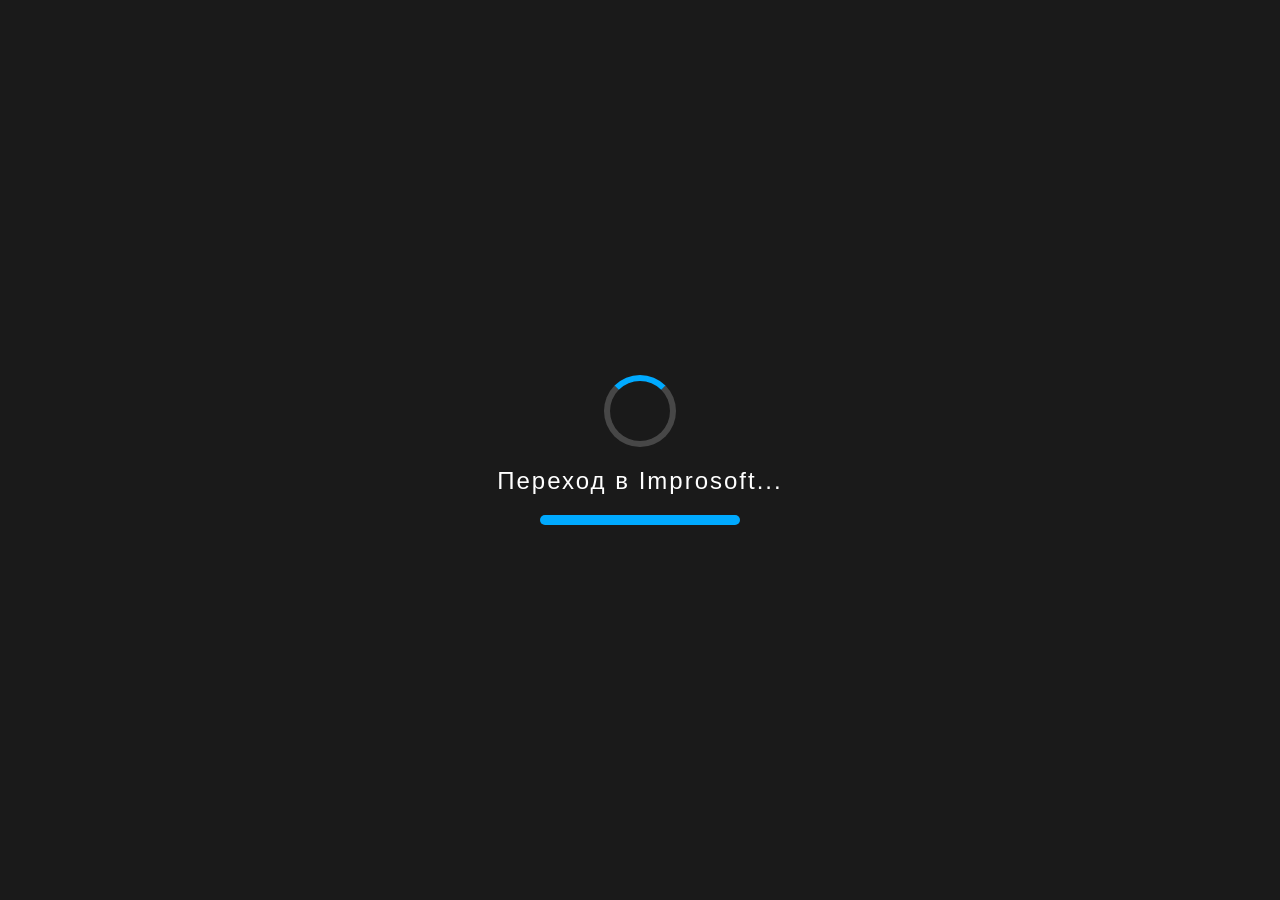
<file: loading.html>
<!DOCTYPE html>
<html lang="en">
<head>
    <meta charset="UTF-8">
    <meta name="viewport" content="width=device-width, initial-scale=1.0">
    <title>Redirecting to Improsoft</title>
    <style>
        :root {
            --bg-dark: #1a1a1a;
            --bg-light: #f0f0f0;
            --text-dark: #fff;
            --text-light: #000;
            --accent: #00aaff;
        }

        body {
            margin: 0;
            padding: 0;
            height: 100vh;
            display: flex;
            justify-content: center;
            align-items: center;
            background-color: var(--bg-dark);
            color: var(--text-dark);
            font-family: Arial, sans-serif;
            transition: background-color 1.5s ease, color 1.5s ease;
        }

        .loading-container {
            display: flex;
            flex-direction: column;
            align-items: center;
            text-align: center;
        }

        .loader {
            width: 60px;
            height: 60px;
            border: 6px solid rgba(255, 255, 255, 0.2);
            border-top: 6px solid var(--accent);
            border-radius: 50%;
            animation: spin 1s linear infinite;
            margin-bottom: 20px;
        }

        .loading-text {
            font-size: 1.5em;
            letter-spacing: 2px;
            animation: pulse 1.5s infinite ease-in-out;
        }

        .progress-bar {
            width: 200px;
            height: 10px;
            background-color: rgba(255, 255, 255, 0.2);
            border-radius: 5px;
            overflow: hidden;
            margin-top: 20px;
        }

        .progress {
            height: 100%;
            width: 0%;
            background-color: var(--accent);
            animation: fillProgress 3s forwards;
        }

        @keyframes spin {
            to {
                transform: rotate(360deg);
            }
        }

        @keyframes pulse {
            0%, 100% { opacity: 1; }
            50% { opacity: 0.5; }
        }

        @keyframes fillProgress {
            0% { width: 0%; }
            100% { width: 100%; }
        }
    </style>
</head>
<body>
    <!-- Контейнер загрузки -->
    <div class="loading-container">
        <!-- Анимированный индикатор загрузки -->
        <div class="loader"></div>

        <!-- Текст загрузки -->
        <div class="loading-text">Переход в Improsoft...</div>

        <!-- Прогресс-бар -->
        <div class="progress-bar">
            <div class="progress"></div>
        </div>
    </div>

    <!-- Звук загрузки -->
    <audio id="loading-sound" autoplay>
        <source src="https://www.myinstants.com/media/sounds/loading-sound.mp3" type="audio/mpeg">
        Your browser does not support the audio element.
    </audio>

    <script>
        // Плавное переключение на светлую тему ближе к концу
        setTimeout(() => {
            document.body.style.backgroundColor = getComputedStyle(document.documentElement).getPropertyValue('--bg-light');
            document.body.style.color = getComputedStyle(document.documentElement).getPropertyValue('--text-light');
        }, 2500);

        // Редирект на сайт после загрузки
        setTimeout(() => {
            window.location.href = "https://www.instagram.com/improsoft.uz/";
        }, 3000);
    </script>
</body>
</html>
</file>
<file: css/styles.css>
/* ============================================================
   Improsoft v4.0 «Impro SaaS»
   Продуктовый стиль: светлый фон, карточки с мягкой тенью,
   экраны программы в рамках устройств, пиктограммы в плитках.
   Без декоративной геометрии: радиусы ≤ 12px (999px — только чипы),
   никаких кругов, линий-рисунков, узоров и повёрнутых бумажек.
   Без color-mix() — только hex (старые WebView на Android).
   ============================================================ */

:root {
  --bg: #f7f9f8;
  --surface: #ffffff;
  --surface-2: #f1f5f2;
  --line: #e3e9e5;
  --line-2: #cdd6d0;
  --ink: #363435;
  --ink-2: #5f6563;
  --ink-3: #767b78;
  --green: #5da47a;
  --green-deep: #407d5b;
  --green-ink: #2f5f45;
  --green-50: #eef6f1;
  --green-100: #d7eadf;
  --green-soft: #a9d8be;
  --dark: #1f3a2d;
  --dark-2: #2a4a3a;
  --on-dark: #f3f7f4;
  --on-dark-2: #b9cbc0;
  --amber: #9a6412;
  --amber-50: #fdf3e1;
  --red: #a3392e;
  --red-50: #fbeeec;

  --r-sm: 8px;
  --r-md: 12px;
  --r-lg: 16px;
  --r-xl: 24px;
  --sh-1: 0 1px 2px rgba(20, 40, 30, .06), 0 1px 3px rgba(20, 40, 30, .04);
  --sh-2: 0 4px 12px rgba(20, 40, 30, .08), 0 1px 3px rgba(20, 40, 30, .05);
  --sh-3: 0 24px 48px -12px rgba(20, 40, 30, .18), 0 8px 16px -8px rgba(20, 40, 30, .08);
  --ring: 0 0 0 4px var(--green-100);

  --font-display: "Manrope", "Golos Text", system-ui, sans-serif;
  --font-body: "Golos Text", "Segoe UI", system-ui, sans-serif;
  --font-mono: ui-monospace, "SF Mono", Menlo, Consolas, monospace;
  --font-hand: "Neucha", cursive;

  --pad: 24px;
  --topbar-h: 64px;
}

/* ============ База ============ */
* { margin: 0; padding: 0; box-sizing: border-box; }
[hidden] { display: none !important; }
html { scroll-behavior: smooth; scroll-padding-top: calc(var(--topbar-h) + 16px); }
body {
  font-family: var(--font-body);
  font-size: 16px;
  line-height: 1.6;
  color: var(--ink);
  background: var(--bg);
  -webkit-font-smoothing: antialiased;
}
a { color: inherit; text-decoration: none; }
ul, ol { list-style: none; }
svg { display: block; }
button { font: inherit; color: inherit; }
img { max-width: 100%; height: auto; }
.frame { width: min(1140px, 100% - 2 * var(--pad)); margin-inline: auto; }
::selection { background: var(--green-100); }
:focus-visible { outline: 2px solid var(--green-deep); outline-offset: 3px; border-radius: 4px; }
.num { font-variant-numeric: tabular-nums; }
.mono { font-family: var(--font-mono); font-variant-numeric: tabular-nums; font-size: .95em; }

/* ============ Типографика ============ */
.h1, .h2, .h3 { font-family: var(--font-display); color: var(--ink); text-wrap: balance; }
.h1 { font-weight: 800; font-size: clamp(32px, 3.9vw, 46px); line-height: 1.1; letter-spacing: -.025em; }
.h2 { font-weight: 700; font-size: clamp(26px, 3.2vw, 38px); line-height: 1.15; letter-spacing: -.02em; max-width: 24ch; }
.h3 { font-family: var(--font-body); font-weight: 600; font-size: 18px; line-height: 1.3; }
.lead { font-size: 18px; line-height: 1.6; color: var(--ink-2); max-width: 56ch; }
.section { padding: 96px 0; }
.section--tint { background: var(--surface-2); }
.section-head { max-width: 760px; margin-bottom: 40px; }
.section-head .lead { margin-top: 14px; }

/* ============ Иконки, плитки, чипы, бейджи ============ */
.ico {
  width: 24px; height: 24px;
  fill: none;
  stroke: currentColor;
  stroke-width: 1.75;
  stroke-linecap: round;
  stroke-linejoin: round;
  flex: none;
}
.tile {
  display: inline-flex; align-items: center; justify-content: center;
  width: 40px; height: 40px;
  border-radius: 10px;
  background: var(--green-50);
  color: var(--green-deep);
  flex: none;
}
.tile .ico { width: 20px; height: 20px; }
.tile--sm { width: 28px; height: 28px; border-radius: 8px; }
.tile--sm .ico { width: 16px; height: 16px; }
.tile--dark { background: rgba(255, 255, 255, .1); color: var(--green-soft); }
.chip {
  display: inline-flex; align-items: center; gap: 8px;
  padding: 7px 14px 7px 10px;
  border-radius: 999px;
  background: var(--green-50);
  color: var(--green-deep);
  font-weight: 600; font-size: 13px; line-height: 1.2;
  white-space: nowrap;
}
.chip .ico { width: 16px; height: 16px; }
.chip--ghost { background: var(--surface); border: 1px solid var(--line); color: var(--ink); }
.badge {
  display: inline-block;
  padding: 2px 8px;
  border-radius: 6px;
  font-weight: 600; font-size: 11.5px; line-height: 1.5;
  white-space: nowrap;
}
.badge--ok { background: var(--green-50); color: var(--green-deep); }
.badge--warn { background: var(--amber-50); color: var(--amber); }
.badge--neutral { background: var(--surface-2); color: var(--ink-2); }
.badge--pay { background: var(--surface); border: 1px solid var(--line-2); color: var(--ink-2); }

/* ============ Кнопки ============ */
.btn {
  display: inline-flex; align-items: center; justify-content: center; gap: 8px;
  min-height: 46px;
  padding: 12px 22px;
  border-radius: var(--r-md);
  border: 1px solid var(--green-deep);
  background: var(--green-deep);
  color: #fff;
  font-weight: 600; font-size: 15px; line-height: 1.2;
  cursor: pointer;
  text-align: center;
  box-shadow: 0 1px 2px rgba(0, 0, 0, .08), inset 0 1px 0 rgba(255, 255, 255, .12);
  transition: background .2s ease, border-color .2s ease, box-shadow .2s ease, color .2s ease, translate .25s ease;
  touch-action: manipulation;
  -webkit-tap-highlight-color: transparent;
}
.btn .ico { width: 18px; height: 18px; }
.btn:hover { background: var(--green-ink); border-color: var(--green-ink); box-shadow: var(--sh-2); }
.btn:active { box-shadow: none; transform: translateY(1px); }
.btn:focus-visible { outline: none; box-shadow: var(--ring); }
.btn:disabled { opacity: .55; cursor: default; box-shadow: none; }
.btn--secondary { background: var(--surface); color: var(--ink); border-color: var(--line-2); box-shadow: var(--sh-1); }
.btn--secondary:hover { background: var(--surface); border-color: var(--green); color: var(--green-deep); }
.btn--ghost { background: transparent; border-color: transparent; color: var(--green-deep); box-shadow: none; }
.btn--ghost:hover { background: var(--green-50); border-color: transparent; box-shadow: none; }
.btn--light { background: #fff; border-color: #fff; color: var(--dark); }
.btn--light:hover { background: var(--green-50); border-color: var(--green-50); color: var(--dark); }
.btn--outline-light { background: transparent; border-color: rgba(255, 255, 255, .4); color: var(--on-dark); box-shadow: none; }
.btn--outline-light:hover { background: rgba(255, 255, 255, .1); border-color: rgba(255, 255, 255, .7); }
.btn--sm { min-height: 38px; padding: 8px 14px; font-size: 14px; border-radius: 10px; }
.btn--full { width: 100%; }
.btn .arrow { display: inline-block; transition: translate .25s ease; }
.btn:hover .arrow { translate: 3px 0; }

/* ============ Карточки, списки-галочки, сегмент-контрол ============ */
.card {
  background: var(--surface);
  border: 1px solid var(--line);
  border-radius: var(--r-lg);
  padding: 24px;
  box-shadow: var(--sh-1);
}
@media (hover: hover) {
  .card--hover { transition: box-shadow .25s ease, translate .25s ease; }
  .card--hover:hover { box-shadow: var(--sh-2); translate: 0 -2px; }
}
.checks { display: flex; flex-direction: column; gap: 12px; }
.checks li { display: flex; align-items: flex-start; gap: 12px; font-size: 15.5px; line-height: 1.5; }
.checks .tile--sm { margin-top: 1px; }
.checks--light li { color: var(--on-dark); }
.seg {
  display: inline-flex; flex-wrap: wrap; gap: 4px;
  padding: 3px;
  background: var(--surface-2);
  border-radius: 10px;
}
.seg__btn, .pmethod, .lang__btn {
  border: 0;
  border-radius: 8px;
  padding: 7px 10px;
  background: transparent;
  color: var(--ink-2);
  font-weight: 600; font-size: 12.5px; line-height: 1.2;
  cursor: pointer;
  transition: background .15s ease, color .15s ease, box-shadow .15s ease;
  touch-action: manipulation;
  -webkit-tap-highlight-color: transparent;
}
.seg__btn[aria-pressed="true"], .pmethod[aria-pressed="true"], .lang__btn[aria-pressed="true"] {
  background: var(--surface);
  color: var(--green-deep);
  box-shadow: var(--sh-1);
}
@media (hover: hover) {
  .seg__btn:hover, .pmethod:hover, .lang__btn:hover { color: var(--green-deep); }
}

/* ============ Шапка ============ */
.topbar {
  position: fixed;
  inset: 0 0 auto 0;
  height: var(--topbar-h);
  z-index: 100;
  background: rgba(247, 249, 248, .92);
  backdrop-filter: blur(10px);
  -webkit-backdrop-filter: blur(10px);
  border-bottom: 1px solid transparent;
  transition: border-color .25s ease, box-shadow .25s ease, transform .3s ease;
}
.topbar.is-scrolled { border-bottom-color: var(--line); box-shadow: 0 4px 16px rgba(20, 40, 30, .05); }
.topbar.is-hidden { transform: translateY(-100%); }
.topbar__inner { height: 100%; display: flex; align-items: center; justify-content: space-between; gap: 20px; }
.wordmark {
  font-family: "Poppins", var(--font-body);
  font-weight: 400;
  font-size: 22px;
  letter-spacing: .015em;
  color: var(--ink);
  display: inline-flex;
  align-items: baseline;
}
.wordmark span { color: var(--green); }
.wordmark__o { width: .82em; height: .82em; align-self: center; transform: translateY(1.5px); margin: 0 .02em; }
.wordmark__o path { stroke: var(--ink); stroke-width: 3.6; stroke-linecap: round; }
.wordmark__o rect { fill: var(--green); }
.topbar__nav { display: flex; gap: 26px; }
.topbar__nav a {
  font-size: 14.5px; font-weight: 500;
  color: var(--ink-2);
  padding: 4px 0;
  border-bottom: 2px solid transparent;
  transition: color .2s ease, border-color .2s ease;
}
.topbar__nav a:hover, .topbar__nav a.is-active { color: var(--green-deep); }
.topbar__nav a.is-active { border-bottom-color: var(--green); }
.topbar__actions { display: flex; align-items: center; gap: 10px; }
.lang { display: inline-flex; gap: 2px; padding: 3px; background: var(--surface-2); border-radius: 10px; }
.lang__btn { padding: 6px 9px; font-size: 12px; min-width: 36px; }

/* ============ Hero ============ */
.hero { padding: calc(var(--topbar-h) + 56px) 0 72px; }
.hero__grid { display: grid; grid-template-columns: minmax(0, 1fr) minmax(0, 1.1fr); gap: 56px; align-items: center; }
.hero__text, .hero__visual { min-width: 0; }
.hero__title { max-width: 24ch; }
.hero__sub { font-size: 18px; line-height: 1.6; color: var(--ink-2); max-width: 50ch; margin-top: 20px; }
.hero__cta { display: flex; flex-wrap: wrap; gap: 12px; margin-top: 28px; }
.hero__stats { display: grid; grid-template-columns: repeat(3, auto); justify-content: start; gap: 0 24px; margin-top: 36px; }
.hero__stats li { display: flex; flex-direction: column; gap: 2px; padding: 4px 0; font-size: 13px; line-height: 1.35; color: var(--ink-2); max-width: 16ch; }
.hero__stats li + li { border-left: 1px solid var(--line-2); padding-left: 24px; }
.hero__stats b { font-family: var(--font-display); font-weight: 700; font-size: 26px; line-height: 1.1; color: var(--ink); }
.hero__visual { position: relative; }

/* ============ Рамки устройств ============ */
.device {
  position: relative;
  background: #1d2321;
  border-radius: 22px;
  padding: 12px;
  box-shadow: var(--sh-3), inset 0 0 0 1px rgba(255, 255, 255, .07);
}
.device__screen {
  background: var(--bg);
  border-radius: 12px;
  overflow: hidden;
  display: flex;
  flex-direction: column;
}
.device__bar {
  flex: none;
  height: 32px;
  display: flex; align-items: center; justify-content: space-between; gap: 8px;
  padding: 0 14px;
  font-weight: 600; font-size: 11.5px; line-height: 1;
  color: var(--ink-2);
  background: var(--surface);
  border-bottom: 1px solid var(--line);
}
.device__bar [data-clock] { font-variant-numeric: tabular-nums; color: var(--ink-3); }
.device--tablet .device__screen { min-height: 380px; }
.device--laptop { border-radius: 16px 16px 6px 6px; padding: 12px 12px 14px; margin-bottom: 14px; }
.device--laptop .device__screen { min-height: 300px; } /* высота от содержимого — таблицы никогда не обрезаются */
.device--laptop::after {
  content: "";
  position: absolute; left: -5%; right: -5%; bottom: -14px;
  height: 14px;
  background: linear-gradient(#e6eae7, #c9d0cc);
  border-radius: 0 0 14px 14px;
  box-shadow: 0 10px 20px -8px rgba(20, 40, 30, .3);
}
.device--laptop::before {
  content: "";
  position: absolute; left: 50%; bottom: -14px;
  width: 96px; height: 5px; margin-left: -48px;
  background: #aeb6b1;
  border-radius: 0 0 6px 6px;
  z-index: 1;
}

/* ============ Экран (a): дашборд владельца ============ */
.dash__body { padding: 12px; display: flex; flex-direction: column; gap: 10px; flex: 1; font-size: 12px; }
.dash__kpis { display: grid; grid-template-columns: repeat(3, 1fr); gap: 10px; }
.kpi, .dash__card { background: var(--surface); border: 1px solid var(--line); border-radius: 12px; padding: 10px 12px; }
.kpi__label { display: block; font-size: 11px; color: var(--ink-2); }
.kpi__num { display: block; margin-top: 2px; font-family: var(--font-display); font-weight: 700; font-size: 19px; line-height: 1.15; font-variant-numeric: tabular-nums; color: var(--ink); }
.kpi__delta { font-size: 11px; font-weight: 600; color: var(--green-deep); }
.dash__row { display: grid; grid-template-columns: 1.1fr 1fr; gap: 10px; flex: 1; }
.dash__h { font-weight: 600; font-size: 11.5px; color: var(--ink-2); margin-bottom: 8px; }
.bars { display: grid; grid-template-columns: repeat(7, 1fr); gap: 6px; align-items: end; height: 84px; }
.bars i { display: block; height: 100%; background: var(--green-soft); border-radius: 4px 4px 2px 2px; transform: scaleY(var(--v)); transform-origin: bottom; }
.bars i:nth-child(6) { background: var(--green); }
.bars i:last-child { background: var(--green-deep); }
.bars__x { display: grid; grid-template-columns: repeat(7, 1fr); text-align: center; font-size: 10px; color: var(--ink-3); margin-top: 6px; }
.dash__tbl { width: 100%; border-collapse: collapse; font-size: 11.5px; }
.dash__tbl td { padding: 5px 0; border-top: 1px solid var(--line); white-space: nowrap; color: var(--ink-2); }
.dash__tbl td:first-child { color: var(--ink); font-weight: 600; }
.dash__tbl td:nth-child(3) { text-align: right; padding-right: 8px; color: var(--ink); }
.dash__tbl td:last-child { text-align: right; }
.float {
  position: absolute;
  left: -6%; bottom: 4px;
  display: flex; align-items: center; gap: 10px;
  padding: 10px 14px;
  background: var(--surface);
  border: 1px solid var(--line);
  border-radius: 12px;
  box-shadow: var(--sh-2);
  font-size: 13px;
  color: var(--ink-2);
  z-index: 2;
}
.float b { color: var(--ink); font-weight: 700; }

/* ============ Лента возможностей ============ */
.tape {
  position: relative;
  overflow: hidden;
  padding: 6px 0 40px;
  -webkit-mask-image: linear-gradient(90deg, transparent, #000 8%, #000 92%, transparent);
  mask-image: linear-gradient(90deg, transparent, #000 8%, #000 92%, transparent);
}
.tape__belt { display: flex; width: max-content; animation: tape 48s linear infinite paused; will-change: transform; }
.js .tape.is-live .tape__belt { animation-play-state: running; }
@media (hover: hover) { .js .tape.is-live:hover .tape__belt { animation-play-state: paused; } }
.tape__list { display: flex; flex: none; gap: 10px; padding-right: 10px; }
.tape__list .chip { padding: 9px 16px 9px 12px; font-weight: 500; font-size: 13.5px; }
.tape__list .chip .ico { color: var(--green-deep); }
@keyframes tape { to { transform: translateX(-50%); } }

/* ============ Экран (b): касса ============ */
.try__device { max-width: 960px; margin-inline: auto; }
.try__note { margin: 28px auto 0; max-width: 960px; font-size: 14px; color: var(--ink-3); text-align: center; }
.pos__layout { display: grid; grid-template-columns: 1.25fr .9fr; flex: 1; }
.pos__menu { padding: 14px; }
.pos__items { display: grid; grid-template-columns: repeat(3, 1fr); gap: 10px; }
.pos__item {
  position: relative;
  display: flex; flex-direction: column; align-items: flex-start; justify-content: space-between; gap: 6px;
  min-height: 76px;
  padding: 11px 12px;
  background: var(--surface);
  border: 1px solid var(--line);
  border-radius: 12px;
  box-shadow: var(--sh-1);
  font-weight: 600; font-size: 13.5px; line-height: 1.25;
  color: var(--ink);
  text-align: left;
  cursor: pointer;
  transition: border-color .15s ease, box-shadow .15s ease;
  touch-action: manipulation;
  -webkit-tap-highlight-color: transparent;
  -webkit-user-select: none; user-select: none;
}
.pos__item b { font-weight: 500; font-size: 12.5px; color: var(--green-deep); }
@media (hover: hover) { .pos__item:hover { border-color: var(--green); } }
.pos__item:active { box-shadow: none; transform: translateY(1px); }
.pos__count {
  position: absolute; top: -7px; right: -7px;
  min-width: 22px; height: 22px; padding: 0 6px;
  display: flex; align-items: center; justify-content: center;
  background: var(--green-deep); color: #fff;
  border-radius: 7px;
  font-style: normal; font-weight: 700; font-size: 11px; line-height: 1;
  animation: popin .18s ease;
  pointer-events: none;
}
@keyframes popin { from { transform: scale(.4); } to { transform: scale(1); } }
.pos__hint { margin-top: 14px; font-size: 11.5px; color: var(--ink-3); text-align: center; }
.js .pos:not(.is-touched) .pos__hint { animation: hintblink 2.4s ease-in-out infinite; }
@keyframes hintblink { 50% { opacity: .4; } }
.cart {
  background: var(--surface);
  border-left: 1px solid var(--line);
  padding: 14px;
  display: flex; flex-direction: column; gap: 8px;
}
.cart__head { display: flex; justify-content: space-between; font-weight: 600; font-size: 12px; line-height: 1; color: var(--ink-2); padding-bottom: 4px; }
.cart__head .num.is-new { animation: fadeup .4s ease; }
.cart__empty { font-size: 12.5px; color: var(--ink-3); text-align: center; padding: 22px 0; }
.cart__rows { display: flex; flex-direction: column; }
.prow { display: flex; align-items: center; gap: 8px; font-size: 12.5px; padding: 7px 0; border-bottom: 1px solid var(--line); animation: fadeup .3s ease; }
.prow__name { flex: 1; }
.prow__sum { font-variant-numeric: tabular-nums; }
.prow__minus {
  position: relative;
  width: 26px; height: 26px;
  border: 1px solid var(--line-2);
  border-radius: 7px;
  background: var(--surface);
  color: var(--green-deep);
  font-size: 15px; line-height: 1;
  cursor: pointer;
  touch-action: manipulation;
}
.prow__minus::after { content: ""; position: absolute; top: -8px; right: -6px; bottom: -8px; left: -6px; }
@media (hover: hover) { .prow__minus:hover { border-color: var(--green-deep); } }
.cart__total { display: flex; justify-content: space-between; align-items: baseline; margin-top: auto; padding-top: 10px; font-family: var(--font-display); font-weight: 700; font-size: 16px; line-height: 1; }
.cart .seg { width: 100%; }
.cart .pmethod { flex: 1 1 30%; padding: 7px 4px; font-size: 11px; }
.cart__actions { display: flex; flex-direction: column; gap: 6px; }
.cart__done { font-size: 12px; color: var(--green-deep); padding-top: 8px; border-top: 1px solid var(--line); animation: fadeup .4s ease; }
.cart.is-paid .cart__total { animation: paidflash .7s ease; }
@keyframes paidflash { from { color: var(--green); } }

/* ============ Плавающий итог (мобильные/планшеты) ============ */
.posbar {
  min-height: 44px;
  position: fixed; left: 12px; right: 12px; bottom: 12px;
  z-index: 95;
  display: none;
  align-items: center; justify-content: space-between; gap: 14px;
  background: var(--dark); color: var(--on-dark);
  border: none; border-radius: 12px;
  padding: 13px 18px;
  font-size: 14px; font-weight: 600;
  box-shadow: 0 14px 34px rgba(0, 0, 0, .3);
  cursor: pointer;
  animation: popin .18s ease;
  touch-action: manipulation;
  -webkit-tap-highlight-color: transparent;
}
.posbar.is-on { display: flex; }
.posbar b { color: var(--green-soft); font-weight: 700; }
.posbar__go { color: var(--green-soft); white-space: nowrap; font-weight: 500; }
@media (min-width: 1081px) { .posbar { display: none !important; } }
@media (max-width: 680px) { .posbar { bottom: calc(60px + env(safe-area-inset-bottom)); } }

/* ============ Липкая панель (мобильные) ============ */
.stickybar {
  position: fixed; left: 0; right: 0; bottom: 0;
  z-index: 90;
  display: none;
  grid-template-columns: 1fr 1fr;
  gap: 8px;
  padding: 8px 12px calc(8px + env(safe-area-inset-bottom));
  background: rgba(247, 249, 248, .96);
  border-top: 1px solid var(--line);
}
.stickybar .btn { min-height: 44px; }
.stickybar.is-hidden { display: none !important; }

/* ============ Подвал ============ */
.footer { background: var(--surface-2); border-top: 1px solid var(--line); padding: 56px 0 24px; margin-top: 24px; }
.footer__grid { display: grid; grid-template-columns: 1.3fr 1fr 1fr; gap: 40px; padding-bottom: 40px; }
.footer__tagline { font-size: 14px; color: var(--ink-2); margin-top: 12px; max-width: 30ch; }
.footer__nav { display: flex; flex-direction: column; gap: 10px; }
.footer__nav a, .footer__contacts a { font-size: 14.5px; color: var(--ink-2); display: inline-flex; align-items: center; gap: 8px; }
.footer__nav a:hover, .footer__contacts a:hover { color: var(--green-deep); }
.footer__contacts { display: flex; flex-direction: column; gap: 10px; }
.footer__contacts .ico { width: 16px; height: 16px; color: var(--green-deep); }
.footer__contacts p { font-size: 14px; color: var(--ink-3); }
.footer__bottom { display: flex; justify-content: space-between; gap: 16px; flex-wrap: wrap; border-top: 1px solid var(--line); padding-top: 18px; font-size: 13px; color: var(--ink-3); }

/* ============ Экраны настоящей программы Impro (Windows) ============
   Повторяют интерфейс программы: зелёная строка заголовка, панель
   инструментов с иконками, цветные вкладки, таблицы с цветными
   шапками; экран продажи — мятные панели, розовые плитки товаров,
   клавиши F2/F3/F10. Шрифт — системный Segoe UI, как в программе. */
.app, .sale { font-family: "Segoe UI", Tahoma, Arial, sans-serif; font-size: 11px; color: #222; }
.app { background: #f3f5f3; }
.app__title {
  flex: none;
  height: 26px;
  display: flex; align-items: center; gap: 14px;
  padding: 0 10px;
  background: linear-gradient(#6fc08c, #4faa70);
  color: #fff;
  font-size: 10px;
  white-space: nowrap;
}
.app__title .ico { width: 13px; height: 13px; stroke-width: 2; }
.app__user { display: inline-flex; align-items: center; gap: 5px; opacity: .95; }
.app__crumbs { display: inline-flex; align-items: center; gap: 8px; font-size: 10.5px; }
.app__crumbs b { font-weight: 700; letter-spacing: .02em; }
.app__crumbs i { font-style: normal; opacity: .7; }
.app__sys { margin-left: auto; display: inline-flex; align-items: center; gap: 12px; }
.app__toolbar {
  flex: none;
  display: flex; gap: 2px;
  padding: 4px 6px;
  background: #fbfcfb;
  border-bottom: 1px solid #d7dcd8;
  overflow: hidden;
}
.app__tool {
  display: flex; flex-direction: column; align-items: center; justify-content: center; gap: 3px;
  min-width: 64px;
  padding: 5px 4px;
  border-radius: 3px;
  font-size: 8px; line-height: 1.1; font-weight: 600;
  text-transform: uppercase; text-align: center;
  color: #333;
  white-space: nowrap;
}
.app__tool span { white-space: normal; max-width: 68px; } /* подписи в две строки, как в программе */
.app__tool .ico { width: 20px; height: 20px; color: #2f9a57; stroke-width: 1.6; }
.app__tool--active { background: #4caf6f; color: #fff; }
.app__tool--active .ico { color: #fff; }
.app__tabs {
  flex: none;
  display: flex; gap: 2px;
  padding: 5px 6px 0;
  background: #eef1ee;
  border-bottom: 1px solid #d7dcd8;
  overflow: hidden;
}
.app__tab {
  padding: 5px 9px;
  font-size: 8px; font-weight: 700; line-height: 1.1;
  text-transform: uppercase;
  color: #fff;
  background: #2b6cb0;
  border-radius: 2px 2px 0 0;
  white-space: nowrap;
}
.app__tab--active { background: #fff; color: #222; border: 1px solid #d7dcd8; border-bottom-color: #fff; margin-bottom: -1px; }
.app__tab--purple { background: #5b3a9e; }
.app__tab--brown { background: #a0522d; }
.app__tab--teal { background: #1f8f8f; }
.app__tab--green { background: #1f8f4f; }
.app__tab--red { background: #c0392b; }
.app__body { flex: 1; padding: 10px 12px 12px; }
.app__caption { text-align: center; font-size: 11px; font-weight: 600; color: #1a4d2e; margin-bottom: 8px; }
.app__caption .ok { color: #1f8f4f; }
.app__tables { display: grid; grid-template-columns: repeat(3, 1fr); gap: 10px; align-items: start; }
.atbl { background: #fff; border: 1px solid #e0e4e1; font-size: 10.5px; }
.atbl__head { padding: 4px 8px; color: #fff; font-weight: 700; font-size: 9.5px; text-transform: uppercase; text-align: center; letter-spacing: .02em; }
.atbl__head--blue { background: #1e5bb8; }
.atbl__head--green { background: #148a46; }
.atbl__head--brown { background: #b3621b; }
.atbl__row { display: flex; justify-content: space-between; gap: 8px; padding: 3px 8px; border-bottom: 1px solid #eef1ee; white-space: nowrap; }
.atbl__row span:last-child { font-variant-numeric: tabular-nums; color: #222; }
.atbl__foot { display: flex; justify-content: space-between; gap: 8px; padding: 6px 8px 5px; font-weight: 700; white-space: nowrap; }
.atbl__foot span:last-child { font-variant-numeric: tabular-nums; }
.c-green { color: #1f8f4f; } .c-orange { color: #d2691e; } .c-red { color: #c0392b; } .c-teal { color: #1a8f8f; }
.c-blue { color: #2b6cb0; } .c-purple { color: #7b3fa0; } .c-magenta { color: #c2185b; } .c-gray { color: #777; }

/* --- экран продажи --- */
.sale {
  background: #1f9d4f;
  padding: 6px;
  display: grid;
  grid-template-columns: 1.15fr 1fr 150px;
  grid-template-rows: auto 1fr;
  gap: 6px;
  min-height: 420px;
}
.sale__strip {
  grid-column: 1 / -1;
  display: flex; align-items: center; gap: 18px;
  padding: 2px 8px 4px;
  color: #fff;
  font-size: 11px;
  white-space: nowrap;
}
.sale__strip b { font-weight: 700; }
.sale__spacer { flex: 1; }
.sale__menu { background: #eaf7ee; border: 1px solid #9ad3b0; display: flex; flex-direction: column; min-width: 0; }
.sale__bar { background: #1f9d4f; color: #fff; text-align: center; font-size: 10px; font-weight: 600; padding: 3px; text-transform: uppercase; }
.sale__groups { display: grid; grid-template-columns: 1fr 1fr; gap: 6px; padding: 6px; }
.sale__group { background: #f3fbf5; border: 1px solid #bfe3cc; color: #c0392b; text-align: center; font-weight: 600; padding: 11px 6px; font-size: 10.5px; text-transform: uppercase; }
.sale__all { background: #eaf7ee; border-top: 1px solid #9ad3b0; border-bottom: 1px solid #9ad3b0; text-align: center; font-size: 10px; padding: 2px; font-weight: 600; }
.sale .pos__items { grid-template-columns: repeat(3, 1fr); gap: 6px; padding: 8px; }
.sale .pos__item {
  background: #f9d3d3; border: 1px solid #e9a3a3; border-radius: 2px;
  box-shadow: none;
  align-items: center; justify-content: center; text-align: center;
  min-height: 62px; padding: 6px;
  font-family: inherit; font-size: 10.5px; font-weight: 600; text-transform: uppercase; line-height: 1.2;
  color: #333;
}
.sale .pos__item b { color: #555; font-weight: 500; font-size: 10px; }
@media (hover: hover) { .sale .pos__item:hover { border-color: #c0392b; background: #fbdede; } }
.sale .pos__count { background: #1f9d4f; border-radius: 3px; top: -6px; right: -6px; }
.sale .pos__hint { margin: 6px 8px 8px; font-size: 10px; color: #4a6b55; }
.sale__receipt { background: #fff; display: flex; flex-direction: column; min-width: 0; }
.sale__search { display: flex; align-items: center; gap: 6px; padding: 6px; font-size: 10px; font-weight: 700; color: #1f9d4f; }
.sale__search i { flex: 1; height: 22px; border: 1px solid #cfd8d2; background: #fff; }
.sale__search .sale__x { color: #c0392b; }
.sale__cols, .sale .prow { display: grid; grid-template-columns: 1fr 48px 68px 24px; align-items: center; gap: 6px; padding: 4px 8px; }
.sale__cols { font-size: 9.5px; color: #555; border-bottom: 1px solid #e3e9e5; text-align: right; }
.sale__cols span:first-child { text-align: left; }
.sale .prow { font-size: 11px; border-bottom: 1px solid #eef1ee; }
.sale .prow__qty, .sale .prow__sum { text-align: right; }
.sale .prow__minus { width: 20px; height: 20px; border-radius: 2px; border-color: #cfd8d2; color: #c0392b; font-size: 13px; }
.sale .cart__empty { padding: 26px 8px; font-size: 10.5px; color: #8a9a90; }
.sale .cart__done { margin: auto 8px 6px; padding: 6px 8px; background: #eaf7ee; border: 1px solid #9ad3b0; border-radius: 2px; color: #1a6b3a; font-size: 10px; }
.sale__fkeys { margin-top: auto; display: flex; gap: 6px; padding: 6px; border-top: 1px solid #e3e9e5; }
.sale__fkeys span { flex: 1; text-align: center; font-size: 8.5px; font-weight: 600; color: #333; background: #f6faf7; border: 1px solid #cfd8d2; border-radius: 2px; padding: 8px 2px; text-transform: uppercase; }
.sale__side { background: #f6faf7; border: 1px solid #cfe5d6; display: flex; flex-direction: column; font-size: 9.5px; min-width: 0; }
.sale__label { text-transform: uppercase; color: #333; text-align: center; padding: 4px 4px 2px; font-size: 9px; letter-spacing: .02em; }
.sale__val { text-align: right; padding: 2px 8px 6px; font-weight: 600; min-height: 22px; border-bottom: 1px solid #cfe5d6; font-size: 11px; }
.sale__val--big { font-size: 16px; font-weight: 700; color: #1a4d2e; }
.sale__pay { display: grid; grid-template-columns: 1fr 1fr; gap: 4px; padding: 6px; }
.sale .pmethod {
  display: flex; flex-direction: column; align-items: center; gap: 2px;
  border: 1px solid #cfe5d6; border-radius: 3px;
  background: #fff; color: #333;
  padding: 6px 3px;
  font-size: 8.5px; font-weight: 600; text-transform: uppercase; line-height: 1.1;
}
.sale .pmethod small { font-size: 8px; font-weight: 500; color: #777; }
.sale .pmethod[aria-pressed="true"] { background: #1f9d4f; border-color: #1f9d4f; color: #fff; box-shadow: none; }
.sale .pmethod[aria-pressed="true"] small { color: #d9f2e2; }
.sale__actions { margin-top: auto; display: flex; flex-direction: column; gap: 4px; padding: 6px; }
.sale__big, .sale__small {
  display: flex; align-items: center; justify-content: center; gap: 6px;
  border-radius: 3px;
  font-family: inherit; font-weight: 700; text-transform: uppercase;
  cursor: pointer;
  touch-action: manipulation;
}
.sale__big { min-height: 44px; border: 1px solid #16803f; background: #1f9d4f; color: #fff; font-size: 11px; }
.sale__big .ico { width: 18px; height: 18px; }
.sale__big small, .sale__small small { font-weight: 600; font-size: 9px; opacity: .85; }
.sale__big:disabled { background: #cfe5d6; border-color: #cfe5d6; color: #6b8a76; cursor: default; }
.sale__small { min-height: 30px; border: 1px solid #cfd8d2; background: #fff; color: #555; font-size: 9px; }
@media (hover: hover) { .sale__small:hover { border-color: #c0392b; color: #c0392b; } }
.sale.is-paid .sale__val--big { animation: paidflash .7s ease; }

/* ============ Разделы страницы ============ */
/* --- учёт вместо тетради --- */
.daftar__board { display: grid; grid-template-columns: minmax(0, 1fr) 48px minmax(0, 1fr); gap: 20px; align-items: stretch; }
.daftar__arrow { display: flex; align-items: center; justify-content: center; }
.daftar__actions { margin-top: 24px; display: flex; justify-content: center; }
.paper {
  padding: 18px 22px 14px;
  background: var(--surface) repeating-linear-gradient(transparent 0 37px, var(--line) 37px 38px) 0 54px / 100% 38px;
}
.paper__head { display: flex; align-items: center; gap: 8px; font-weight: 600; font-size: 13px; color: var(--ink-2); height: 36px; }
.paper__head .ico { width: 16px; height: 16px; color: var(--green-deep); }
.dentry {
  display: block; width: 100%;
  text-align: left;
  background: none; border: 0;
  padding: 0 2px;
  height: 38px;
  cursor: pointer;
  touch-action: manipulation;
  -webkit-tap-highlight-color: transparent;
  -webkit-user-select: none; user-select: none;
}
.dentry__hand { font-family: var(--font-hand); font-size: 21px; line-height: 38px; color: #4a4a4a; white-space: nowrap; overflow: hidden; text-overflow: ellipsis; display: block; }
@media (hover: hover) { .dentry:hover .dentry__hand { color: var(--green-deep); } }
.dentry.is-done { cursor: default; }
.dentry.is-done .dentry__hand { color: var(--ink-3); text-decoration: line-through; text-decoration-color: var(--green); text-decoration-thickness: 2px; }
.ledger { padding: 0; overflow: hidden; display: flex; flex-direction: column; }
.ledger__head { background: #148a46; color: #fff; font-weight: 700; font-size: 12px; text-transform: uppercase; letter-spacing: .03em; padding: 9px 16px; }
.ledger__empty { font-size: 13.5px; color: var(--ink-3); text-align: center; padding: 34px 16px; }
.lrow { display: flex; align-items: center; gap: 10px; padding: 11px 16px; border-bottom: 1px solid var(--line); font-size: 15px; animation: fadeup .35s ease; }
.lrow__name { flex: 1; }
.lrow__sum { font-weight: 600; }
.lrow__tick { color: var(--green-deep); }
.lrow__tick .ico { width: 18px; height: 18px; }
.lrow--total { font-family: var(--font-display); font-weight: 700; font-size: 15px; color: var(--green-deep); border-bottom: 0; }
.ledger__done { margin: 10px 16px 14px; align-self: flex-start; }
.lrow--inline { background: var(--green-50); border: 1px solid var(--green-100); border-radius: 8px; margin: 2px 0 8px; padding: 8px 12px; font-size: 14px; }

/* --- карточки возможностей --- */
.cards { display: grid; gap: 20px; }
.cards--4 { grid-template-columns: repeat(4, minmax(0, 1fr)); }
.feature .tile { margin-bottom: 16px; }
.feature .h3 { margin-bottom: 8px; }
.feature p { font-size: 14.5px; color: var(--ink-2); }

/* --- продукты: текст + устройство --- */
.product__grid { display: grid; grid-template-columns: minmax(0, 1fr) minmax(0, 1.1fr); gap: 56px; align-items: center; }
.product--flip .product__grid { direction: rtl; }
.product--flip .product__grid > * { direction: ltr; }
.product__text .chip { margin-bottom: 14px; }
.product__text .h2 { margin-bottom: 12px; }
.product__text .lead { margin-bottom: 22px; }
.product__text .checks { margin-bottom: 24px; }
.checks--2col { display: grid; grid-template-columns: 1fr 1fr; gap: 12px 20px; }
.product__cta { padding-left: 0; }
.product__cta:hover { background: transparent; }

/* калькуляция блюда — окно «Технологическая карта» как в программе */
.tcard { background: #e4f4e6; padding: 8px; display: flex; flex-direction: column; }
.tcard__win { flex: 1; min-width: 0; display: flex; flex-direction: column; background: #eef9ef; border: 2px solid #2e9e4f; border-radius: 3px; }
.tcard__titlebar { display: flex; align-items: center; justify-content: space-between; gap: 8px; padding: 5px 10px; background: #cfe9d3; border-bottom: 1px solid #a9d3b5; color: #1a7a3c; font-size: 10.5px; white-space: nowrap; }
.tcard__titlebar b { font-weight: 700; text-transform: uppercase; }
.tcard__sysbtns { display: flex; align-items: center; gap: 12px; color: #555; font-size: 9.5px; }
.tcard__sysbtns i { font-style: normal; color: #c0392b; font-weight: 700; font-size: 12px; }
.tcard__form { display: flex; flex-wrap: wrap; align-items: center; gap: 8px 14px; padding: 8px 10px; }
.tcard__f { display: flex; align-items: center; gap: 5px; font-size: 9.5px; color: #333; white-space: nowrap; }
.tcard__in { display: inline-block; min-width: 30px; padding: 3px 6px; background: #fff; border: 1px solid #a9d3b5; border-radius: 2px; font-weight: 600; font-size: 10.5px; color: #222; text-align: right; font-variant-numeric: tabular-nums; }
.tcard__in--wide { min-width: 110px; text-align: left; }
.tcard__in--select { position: relative; text-align: left; padding-right: 20px; font-weight: 500; }
.tcard__in--select::after { content: "▾"; position: absolute; right: 6px; top: 2px; color: #555; }
.tcard__section { margin: 0 8px; padding: 3px; background: #1f9d4f; color: #fff; text-align: center; font-size: 10px; font-weight: 700; text-transform: uppercase; }
.gridtbl--tc { margin: 0 8px; border: 1px solid #a9d3b5; border-top: 0; background: #fff; }
.gridtbl--tc .gridtbl__head, .gridtbl--tc .gridtbl__row { grid-template-columns: 20px minmax(0, 1.5fr) .7fr .5fr .6fr .7fr .8fr .8fr; gap: 5px; padding-left: 6px; padding-right: 6px; }
.gridtbl--tc .gridtbl__head { background: #f1f8f2; color: #333; border-bottom: 1px solid #cfe5d6; font-size: 8.5px; font-weight: 600; text-transform: none; letter-spacing: 0; padding-top: 4px; padding-bottom: 4px; }
.gridtbl--tc .gridtbl__head span { white-space: normal; line-height: 1.15; }
.gridtbl--tc .gridtbl__head span:nth-child(n + 3), .gridtbl--tc .gridtbl__row span:nth-child(n + 3) { text-align: right; }
.gridtbl--tc .gridtbl__head span:nth-child(4), .gridtbl--tc .gridtbl__row span:nth-child(4) { text-align: center; }
.gridtbl--tc .gridtbl__row { padding-top: 4px; padding-bottom: 4px; font-size: 10.5px; border-bottom-color: #e6efe8; }
.gridtbl--tc .gridtbl__row span:nth-child(1) { color: #555; }
.tcard__cell { background: #dff3e4; border: 1px solid #bfe3cc; padding: 2px 4px; }
.tcard__sum { background: #d9f27a; border: 1px solid #bfe066; padding: 2px 4px; font-weight: 600; }
.tcard__row.is-new { animation: fadeup .35s ease both; }
.tcard__foot { display: flex; align-items: center; gap: 18px; margin: 0 8px; padding: 5px 10px; background: #0f7a3a; color: #fff; font-size: 10px; white-space: nowrap; }
.tcard__foot b { font-weight: 700; font-variant-numeric: tabular-nums; }
.tcard__foot span:nth-child(2) { margin-left: auto; }
.tcard__actions { display: flex; align-items: center; gap: 8px; padding: 8px 10px 10px; }
.tcard__hint { font-size: 10.5px; color: #6b7a70; }
.js .tcard:not(.is-used) .tcard__hint { animation: hintblink 2.4s ease-in-out infinite; }
.tcard.is-used .tcard__hint { display: none; }
.tcard__toast { font-size: 11px; font-weight: 600; color: #1f8f4f; animation: fadeup .35s ease; }
.tcard__add { margin-left: auto; }
.tcard__cancel { padding: 7px 14px; border: 1px solid #a9d3b5; border-radius: 3px; background: #f3fbf5; color: #555; font-size: 10px; font-weight: 700; text-transform: uppercase; }

/* таблицы программы (остатки, приход) */
.stock__body { padding: 0; display: flex; flex-direction: column; }
.gridtbl { font-size: 11px; }
.gridtbl__head, .gridtbl__row { display: grid; grid-template-columns: 28px minmax(0, 1.6fr) 1.1fr .8fr .8fr; gap: 6px; align-items: center; padding: 0 10px; }
.gridtbl--pharm .gridtbl__head, .gridtbl--pharm .gridtbl__row { grid-template-columns: 28px minmax(0, 1.6fr) .8fr .9fr .6fr .7fr; }
.gridtbl__head { background: linear-gradient(#7d8a82, #5f6b64); color: #fff; font-size: 8.5px; font-weight: 700; text-transform: uppercase; letter-spacing: .03em; padding-top: 6px; padding-bottom: 6px; }
.gridtbl__head span, .gridtbl__row span { white-space: nowrap; overflow: hidden; text-overflow: ellipsis; }
.gridtbl__row { background: #fff; border-bottom: 1px solid #e3e9e5; padding-top: 8px; padding-bottom: 8px; }
.gridtbl__row span:nth-child(1) { color: #888; text-align: center; }
.gridtbl__row .num { text-align: right; }
.gridtbl__head span:nth-child(n + 4), .gridtbl__row span:nth-child(n + 4) { text-align: right; }
.gridtbl--pharm .gridtbl__head span:nth-child(3), .gridtbl--pharm .gridtbl__row span:nth-child(3),
.gridtbl--pharm .gridtbl__head span:nth-child(4), .gridtbl--pharm .gridtbl__row span:nth-child(4) { text-align: left; }
.gridtbl--pharm .gridtbl__head span:last-child, .gridtbl--pharm .gridtbl__row span:last-child { overflow: visible; }
.gridtbl__row.is-scanned { background: #d6f2e0; }
.gridtbl__row.is-scanned .stock__qty { color: #1f8f4f; font-weight: 700; }
.gridtbl__row.is-warn { background: #fff4df; }
.stock__foot { display: flex; flex-wrap: wrap; align-items: center; justify-content: space-between; gap: 8px; padding: 10px 12px; margin-top: auto; }
.shelf__stock { font-size: 11.5px; font-weight: 600; color: #1f8f4f; animation: fadeup .35s ease; }
.shelf__hint { font-size: 10.5px; color: #6b7a70; }
.js .shelf:not(.is-used) .shelf__hint { animation: hintblink 2.4s ease-in-out infinite; }
.shelf.is-used .shelf__hint { display: none; }
.appbtn {
  display: inline-flex; align-items: center; gap: 6px;
  margin-left: auto;
  padding: 7px 12px;
  border: 1px solid #16803f; border-radius: 3px;
  background: #1f9d4f; color: #fff;
  font-family: inherit; font-weight: 700; font-size: 10px; text-transform: uppercase;
  cursor: pointer;
  touch-action: manipulation;
}
.appbtn .ico { width: 15px; height: 15px; stroke-width: 2; }
@media (hover: hover) { .appbtn:hover { background: #16803f; } }
.appbtn:active { transform: translateY(1px); }
.app__formbar { flex: none; display: flex; flex-wrap: wrap; align-items: center; gap: 14px; padding: 7px 12px; background: #fbfcfb; border-bottom: 1px solid #d7dcd8; font-size: 10.5px; color: #333; }
.app__formbar b { font-weight: 700; }
.batch__note { padding: 10px 12px; margin-top: auto; font-size: 10.5px; color: #6b7a70; }
.stock.is-scanning::after {
  content: "";
  position: absolute; left: 0; right: 0; top: 0;
  height: 3px;
  background: #1f9d4f;
  box-shadow: 0 0 14px #1f9d4f;
  animation: scan .7s ease forwards;
  pointer-events: none;
}
.stock { position: relative; }
@keyframes scan { from { translate: 0 0; opacity: 1; } to { translate: 0 calc(100% + 300px); opacity: 0; } }

/* --- платформа: тёмная полоса --- */
.band { background: linear-gradient(135deg, var(--dark), var(--dark-2)); color: var(--on-dark); }
.band .h2 { color: var(--on-dark); }
.band .lead { color: var(--on-dark-2); }
.band__grid { display: grid; grid-template-columns: minmax(0, 1.1fr) minmax(0, .9fr); gap: 56px; align-items: center; }
.band__text .h2 { margin-bottom: 18px; }
.band__text .lead { margin-bottom: 14px; }
.band__text .checks { margin: 26px 0 30px; }
.plat { display: grid; grid-template-columns: 1fr 1fr 1fr; gap: 14px; }
.plat__card { display: flex; flex-direction: column; gap: 14px; padding: 18px; border: 0; }
.plat__card b { display: block; font-family: var(--font-display); font-weight: 700; font-size: 16px; color: var(--ink); }
.plat__card span:last-child { display: block; font-size: 13px; color: var(--ink-2); margin-top: 2px; }
.plat__base { grid-column: 1 / -1; display: flex; align-items: center; gap: 14px; padding: 18px 20px; border: 1px solid rgba(255, 255, 255, .14); border-radius: var(--r-lg); background: rgba(255, 255, 255, .06); }
.plat__base b { display: block; font-family: var(--font-display); font-weight: 700; font-size: 18px; color: var(--on-dark); }
.plat__base span:last-child { display: block; font-size: 13.5px; color: var(--on-dark-2); margin-top: 2px; }

/* --- один день --- */
.dayline { display: grid; grid-template-columns: repeat(3, minmax(0, 1fr)); gap: 20px; }
.daycard__top { display: flex; justify-content: space-between; align-items: center; margin-bottom: 18px; }
.daycard .h3 { margin-bottom: 8px; }
.daycard p { font-size: 15px; color: var(--ink-2); }

/* --- почему мы --- */
.why__grid { display: grid; grid-template-columns: minmax(0, .8fr) minmax(0, 1.2fr); gap: 56px; align-items: start; }
.why__head { margin-bottom: 0; position: sticky; top: calc(var(--topbar-h) + 24px); }
.featlist { display: grid; grid-template-columns: 1fr 1fr; gap: 28px 32px; }
.featlist li { display: flex; gap: 16px; align-items: flex-start; }
.featlist .h3 { margin-bottom: 6px; }
.featlist p { font-size: 14.5px; color: var(--ink-2); }

/* --- что это даёт --- */
.promises { padding-top: 0; }
.promises__card { max-width: 860px; margin-inline: auto; padding: 28px 32px; }
.promises__title { margin-bottom: 10px; }
.promises__list li { display: grid; grid-template-columns: 1fr 1.2fr; gap: 16px; padding: 14px 0; border-top: 1px solid var(--line); font-size: 15.5px; }
.promises__list li:last-child { padding-bottom: 4px; }
.promises__gain { color: var(--green-deep); font-weight: 600; }

/* --- где мы работаем --- */
.offices { display: grid; grid-template-columns: 1fr 1fr; gap: 20px; margin-bottom: 32px; }
.office__head { display: flex; align-items: center; gap: 12px; margin-bottom: 16px; }
.office__row { display: flex; align-items: center; gap: 10px; padding: 9px 0; border-top: 1px solid var(--line); font-size: 15.5px; font-weight: 500; color: var(--ink); }
.office__row .ico { width: 18px; height: 18px; color: var(--green-deep); }
.office__row:hover { color: var(--green-deep); }
.route__label { font-weight: 600; font-size: 15px; margin-bottom: 12px; }
.citygrid { display: grid; grid-template-columns: repeat(auto-fill, minmax(150px, 1fr)); gap: 12px; }
.citycard {
  display: flex; align-items: center; gap: 10px; flex-wrap: wrap;
  padding: 12px 14px;
  background: var(--surface); border: 1px solid var(--line); border-radius: var(--r-md);
  font-weight: 500; font-size: 14.5px;
}
.citycard .badge { margin-left: auto; }

/* --- запуск за четыре дня --- */
.steps { display: grid; grid-template-columns: repeat(4, minmax(0, 1fr)); gap: 20px; counter-reset: none; }
.step { display: flex; flex-direction: column; }
.step__top { display: flex; justify-content: space-between; align-items: center; margin-bottom: 14px; }
.step__num { display: inline-flex; align-items: center; justify-content: center; min-width: 44px; height: 44px; padding: 0 10px; border-radius: 10px; background: var(--green-deep); color: #fff; font-family: var(--font-display); font-weight: 700; font-size: 18px; }
.step__day { font-size: 12px; font-weight: 600; letter-spacing: .06em; text-transform: uppercase; color: var(--green-deep); margin-bottom: 6px; }
.step__what { font-size: 15px; color: var(--ink); }

/* --- призыв --- */
.cta-wrap { padding-top: 0; }
.cta { background: linear-gradient(135deg, var(--dark), var(--dark-2)); color: var(--on-dark); border-radius: var(--r-xl); padding: 48px 56px; display: flex; align-items: center; justify-content: space-between; gap: 32px; flex-wrap: wrap; }
.cta .h2 { color: var(--on-dark); max-width: 22ch; margin: 0; }
.cta__actions { display: flex; align-items: center; gap: 14px; flex-wrap: wrap; }
.cta__phone { font-family: var(--font-display); font-weight: 700; font-size: 18px; color: var(--green-soft); }
.cta__phone:hover { color: #fff; }

/* --- вопросы и ответы --- */
.faq__list { max-width: 820px; display: flex; flex-direction: column; gap: 10px; }
.faq__item { background: var(--surface); border: 1px solid var(--line); border-radius: var(--r-md); box-shadow: var(--sh-1); }
.faq__item summary { display: flex; justify-content: space-between; align-items: center; gap: 18px; padding: 16px 18px; cursor: pointer; font-weight: 600; font-size: 16px; list-style: none; touch-action: manipulation; }
.faq__item summary::-webkit-details-marker { display: none; }
.faq__item summary:hover { color: var(--green-deep); }
.faq__chevron { width: 20px; height: 20px; color: var(--green-deep); transition: transform .25s ease; }
.faq__item[open] .faq__chevron { transform: rotate(180deg); }
.faq__item > p { padding: 0 18px 18px; font-size: 15.5px; color: var(--ink-2); max-width: 62ch; overflow: hidden; }
.js .faq__item[open] > p { animation: fadeup .3s ease both; }
@supports (interpolate-size: allow-keywords) {
  :root { interpolate-size: allow-keywords; }
  .faq__item::details-content { block-size: 0; overflow: clip; transition: block-size .3s ease, content-visibility .3s allow-discrete; }
  .faq__item[open]::details-content { block-size: auto; }
}

/* --- заявка --- */
.zayavka__grid { display: grid; grid-template-columns: minmax(0, 1.05fr) minmax(0, .95fr); gap: 24px; align-items: start; }
.form { padding: 28px 28px 24px; }
.form__title { margin-bottom: 18px; }
.rfield { margin-bottom: 16px; }
.rfield label { display: block; font-size: 13px; font-weight: 600; color: var(--ink-2); margin-bottom: 6px; }
.rfield input, .rfield select, .rfield textarea {
  width: 100%;
  font-family: var(--font-body); font-size: 16px; /* ≥16px — iOS не зумит */
  color: var(--ink);
  background: var(--surface);
  border: 1px solid var(--line-2);
  border-radius: 10px;
  padding: 12px 14px;
  transition: border-color .2s ease, box-shadow .2s ease;
}
.rfield textarea { resize: vertical; min-height: 84px; }
.rfield input:focus, .rfield select:focus, .rfield textarea:focus { outline: none; border-color: var(--green-deep); box-shadow: var(--ring); }
.rfield input.is-invalid { border-color: var(--red); }
.rfield__err { display: block; font-size: 12.5px; color: var(--red); margin-top: 6px; }
.form__soft { font-size: 13px; color: var(--green-deep); text-align: center; margin-top: 12px; font-weight: 500; }
.form__note { font-size: 12.5px; color: var(--ink-3); text-align: center; margin-top: 8px; }
.form__err { margin-top: 16px; padding: 12px 14px; background: var(--red-50); border-radius: 10px; font-size: 14px; color: var(--red); }
.form__err a { font-weight: 600; text-decoration: underline; }
.form__ok { display: flex; gap: 14px; align-items: flex-start; margin-top: 16px; padding: 14px 16px; background: var(--green-50); border-radius: 10px; }
.form__ok b { display: block; font-weight: 700; color: var(--green-deep); margin-bottom: 2px; }
.form__ok p { font-size: 14px; color: var(--ink-2); }
.form__ok.is-shown { animation: fadeup .5s ease; }
.hp { position: absolute; left: -9999px; width: 1px; height: 1px; opacity: 0; }
.contact { display: flex; flex-direction: column; gap: 10px; }
.contact .lead { font-size: 16px; margin-bottom: 6px; }
.contact__note { font-size: 14px; color: var(--ink-3); margin-top: 6px; }
.contact .btn--full { justify-content: flex-start; text-align: left; } /* иконки и номера — ровной колонкой слева */
.contact__city { margin-left: auto; padding-left: 10px; font-size: 14px; font-weight: 500; color: var(--ink-3); }

/* ============ Движение ============ */
@keyframes fadeup { from { opacity: 0; translate: 0 8px; } to { opacity: 1; translate: none; } }
.js [data-reveal="up"],
.js [data-reveal="stagger"] > :where(:not([data-reveal])) {
  opacity: 0;
  translate: 0 16px;
  transition: opacity .55s ease, translate .6s cubic-bezier(.2, .7, .2, 1);
}
.js [data-reveal="up"].is-in,
.js [data-reveal="stagger"].is-in > :where(:not([data-reveal])) { opacity: 1; translate: none; }
.js [data-reveal="stagger"] > :nth-child(2) { transition-delay: 70ms; }
.js [data-reveal="stagger"] > :nth-child(3) { transition-delay: 140ms; }
.js [data-reveal="stagger"] > :nth-child(4) { transition-delay: 210ms; }
.js [data-reveal="stagger"] > :nth-child(5) { transition-delay: 280ms; }
.js [data-reveal="stagger"] > :nth-child(6) { transition-delay: 350ms; }
.js [data-reveal="stagger"] > :nth-child(n + 7) { transition-delay: 420ms; }
/* столбики дашборда растут при появлении */
.js .bars i { transform: scaleY(0); transition: transform .6s cubic-bezier(.2, .7, .2, 1); }
.js .dash.is-in .bars i { transform: scaleY(var(--v)); }
.js .dash.is-in .bars i:nth-child(2) { transition-delay: 60ms; }
.js .dash.is-in .bars i:nth-child(3) { transition-delay: 120ms; }
.js .dash.is-in .bars i:nth-child(4) { transition-delay: 180ms; }
.js .dash.is-in .bars i:nth-child(5) { transition-delay: 240ms; }
.js .dash.is-in .bars i:nth-child(6) { transition-delay: 300ms; }
.js .dash.is-in .bars i:nth-child(7) { transition-delay: 360ms; }
/* наклон устройств за курсором (только мышь) */
[data-tilt] { --rx: 0deg; --ry: 0deg; }
@media (hover: hover) and (pointer: fine) {
  .js [data-tilt] { transform: perspective(1000px) rotateX(var(--rx)) rotateY(var(--ry)); transition: transform .18s ease; }
}

/* ============ Адаптив ============ */
@media (max-width: 1080px) {
  .topbar__nav, .topbar__cta { display: none; }
  .hero__grid { grid-template-columns: minmax(0, 1fr); gap: 40px; }
  .hero__title { max-width: 20ch; }
  .float { left: 0; }
  .footer__grid { grid-template-columns: 1fr 1fr; }
  .cards--4 { grid-template-columns: 1fr 1fr; }
  .product__grid, .band__grid, .why__grid { grid-template-columns: minmax(0, 1fr); gap: 36px; }
  .product--flip .product__grid { direction: ltr; }
  .why__head { position: static; }
  .steps { grid-template-columns: 1fr 1fr; }
  .zayavka__grid { grid-template-columns: minmax(0, 1fr); }
}
@media (max-width: 680px) {
  :root { --pad: 18px; }
  .section { padding: 64px 0; }
  .hero { padding: calc(var(--topbar-h) + 32px) 0 48px; }
  .hero__sub { font-size: 17px; }
  .hero__stats { gap: 0 18px; margin-top: 28px; }
  .hero__stats li + li { padding-left: 18px; }
  .hero__stats b { font-size: 22px; }
  .hero__cta .btn { width: 100%; }
  .topbar__tg { display: none; }
  .device { padding: 8px; border-radius: 16px; }
  .device__screen { border-radius: 10px; }
  .device--laptop { padding: 8px 8px 10px; }
  .device--laptop::after { left: -3%; right: -3%; }
  .dash__kpis { grid-template-columns: 1fr 1fr; }
  .dash__kpis .kpi:first-child { grid-column: 1 / -1; display: flex; align-items: baseline; gap: 10px; flex-wrap: wrap; }
  .dash__kpis .kpi:first-child .kpi__label { width: 100%; }
  .dash__row { grid-template-columns: 1fr; }
  .dash__tbl tr:nth-child(n + 4), .dash__tbl td:nth-child(2) { display: none; }
  .float { display: none; }
  .tape { padding-bottom: 28px; }
  .pos__layout { grid-template-columns: 1fr; }
  .pos__items { grid-template-columns: 1fr 1fr; }
  .pos__item { min-height: 64px; }
  .cart { border-left: 0; border-top: 1px solid var(--line); }
  .cart .pmethod { padding: 9px 4px; }
  .app__tables { grid-template-columns: minmax(0, 1fr); }
  .app__tool { min-width: 56px; }
  .app__sys { display: none; }
  .app__user { width: 13px; overflow: hidden; flex: none; }
  .app__title { gap: 10px; }
  .sale { grid-template-columns: 1fr; min-height: 0; }
  .sale__strip { flex-wrap: wrap; gap: 6px 14px; }
  .sale__spacer { display: none; }
  .sale .pos__items { grid-template-columns: 1fr 1fr; }
  .sale__fkeys { display: none; }
  .sale__pay { grid-template-columns: repeat(3, 1fr); }
  .stickybar { display: grid; }
  body { padding-bottom: calc(64px + env(safe-area-inset-bottom)); }
  .footer__grid { grid-template-columns: 1fr; gap: 28px; }
  .footer__bottom { flex-direction: column; gap: 6px; }
  .daftar__board { grid-template-columns: minmax(0, 1fr); gap: 12px; }
  .daftar__arrow, .daftar__ledger { display: none; } /* на телефоне строка журнала печатается прямо в тетради */
  .paper { background-image: none; }
  .dentry { height: auto; min-height: 38px; border-bottom: 1px solid var(--line); padding: 6px 2px; }
  .dentry__hand { font-size: 19px; line-height: 1.3; white-space: normal; overflow: visible; text-overflow: clip; }
  .cards--4 { grid-template-columns: 1fr; }
  .checks--2col { grid-template-columns: 1fr; }
  .gridtbl__head, .gridtbl__row { grid-template-columns: 22px minmax(0, 1.6fr) .7fr .8fr; }
  .gridtbl__head span:nth-child(3), .gridtbl__row span:nth-child(3) { display: none; } /* штрих-код / серия */
  .gridtbl--pharm .gridtbl__head, .gridtbl--pharm .gridtbl__row { grid-template-columns: 22px minmax(0, 1.5fr) .9fr .8fr; }
  .gridtbl--pharm .gridtbl__head span:nth-child(5), .gridtbl--pharm .gridtbl__row span:nth-child(5) { display: none; } /* кол-во */
  .gridtbl--tc .gridtbl__head, .gridtbl--tc .gridtbl__row { grid-template-columns: minmax(0, 1.6fr) .8fr .9fr; } /* калькуляция: только название, брутто, сумма */
  .gridtbl--tc .gridtbl__head span:nth-child(3), .gridtbl--tc .gridtbl__row span:nth-child(3) { display: block; }
  .gridtbl--tc .gridtbl__head span:nth-child(1), .gridtbl--tc .gridtbl__row span:nth-child(1),
  .gridtbl--tc .gridtbl__head span:nth-child(n + 4):not(:last-child), .gridtbl--tc .gridtbl__row span:nth-child(n + 4):not(:last-child) { display: none; }
  .tcard__f--select, .tcard__sysbtns, .tcard__cancel { display: none; }
  .tcard__foot span:nth-child(1), .tcard__foot span:nth-child(2) { display: none; }
  .tcard__actions { flex-wrap: wrap; }
  .tcard__add { margin-left: 0; width: 100%; justify-content: center; }
  .plat { grid-template-columns: 1fr; }
  .dayline { grid-template-columns: 1fr; }
  .featlist { grid-template-columns: 1fr; gap: 22px; }
  .promises__card { padding: 22px 18px; }
  .promises__list li { grid-template-columns: 1fr; gap: 4px; }
  .offices { grid-template-columns: 1fr; }
  .steps { grid-template-columns: 1fr; }
  .cta { padding: 32px 22px; border-radius: var(--r-lg); }
  .cta__actions .btn { width: 100%; }
  .form { padding: 22px 18px; }
  .contact .btn--full { padding-left: 14px; padding-right: 14px; font-size: 15px; } /* Telegram · @improsoftsupport в одну строку */
}

/* ============ Доступность: без движения ============ */
@media (prefers-reduced-motion: reduce) {
  html { scroll-behavior: auto; }
  .js [data-reveal="up"], .js [data-reveal="stagger"] > * { opacity: 1; translate: none; transition: none; }
  .js .bars i { transform: scaleY(var(--v)); transition: none; }
  .tape__belt { animation: none !important; flex-wrap: wrap; width: auto; }
  .tape__list { flex-wrap: wrap; justify-content: center; }
  .tape__list[aria-hidden] { display: none; }
  .tape { -webkit-mask-image: none; mask-image: none; }
  .pos__count, .posbar, .prow, .cart__done, .cart__head .num.is-new, .cart.is-paid .cart__total, .pos__hint,
  .lrow, .tcard__row.is-new, .tcard__hint, .tcard__toast, .shelf__stock, .shelf__hint, .stock.is-scanning::after,
  .sale.is-paid .sale__val--big, .faq__item[open] > p, .form__ok.is-shown { animation: none !important; }
  .faq__chevron { transition: none; }
  .faq__item::details-content { transition: none; }
  .js [data-tilt] { transform: none; transition: none; }
  .btn, .btn .arrow { transition: none; translate: none !important; }
  .topbar { transition: none; }
  .topbar.is-hidden { transform: none; }
}

/* ============ Без JS: всё видно и статично ============ */
:root:not(.js) .pos__hint, :root:not(.js) .tcard__hint, :root:not(.js) .tcard__add, :root:not(.js) .shelf__hint { display: none; }
</file>
